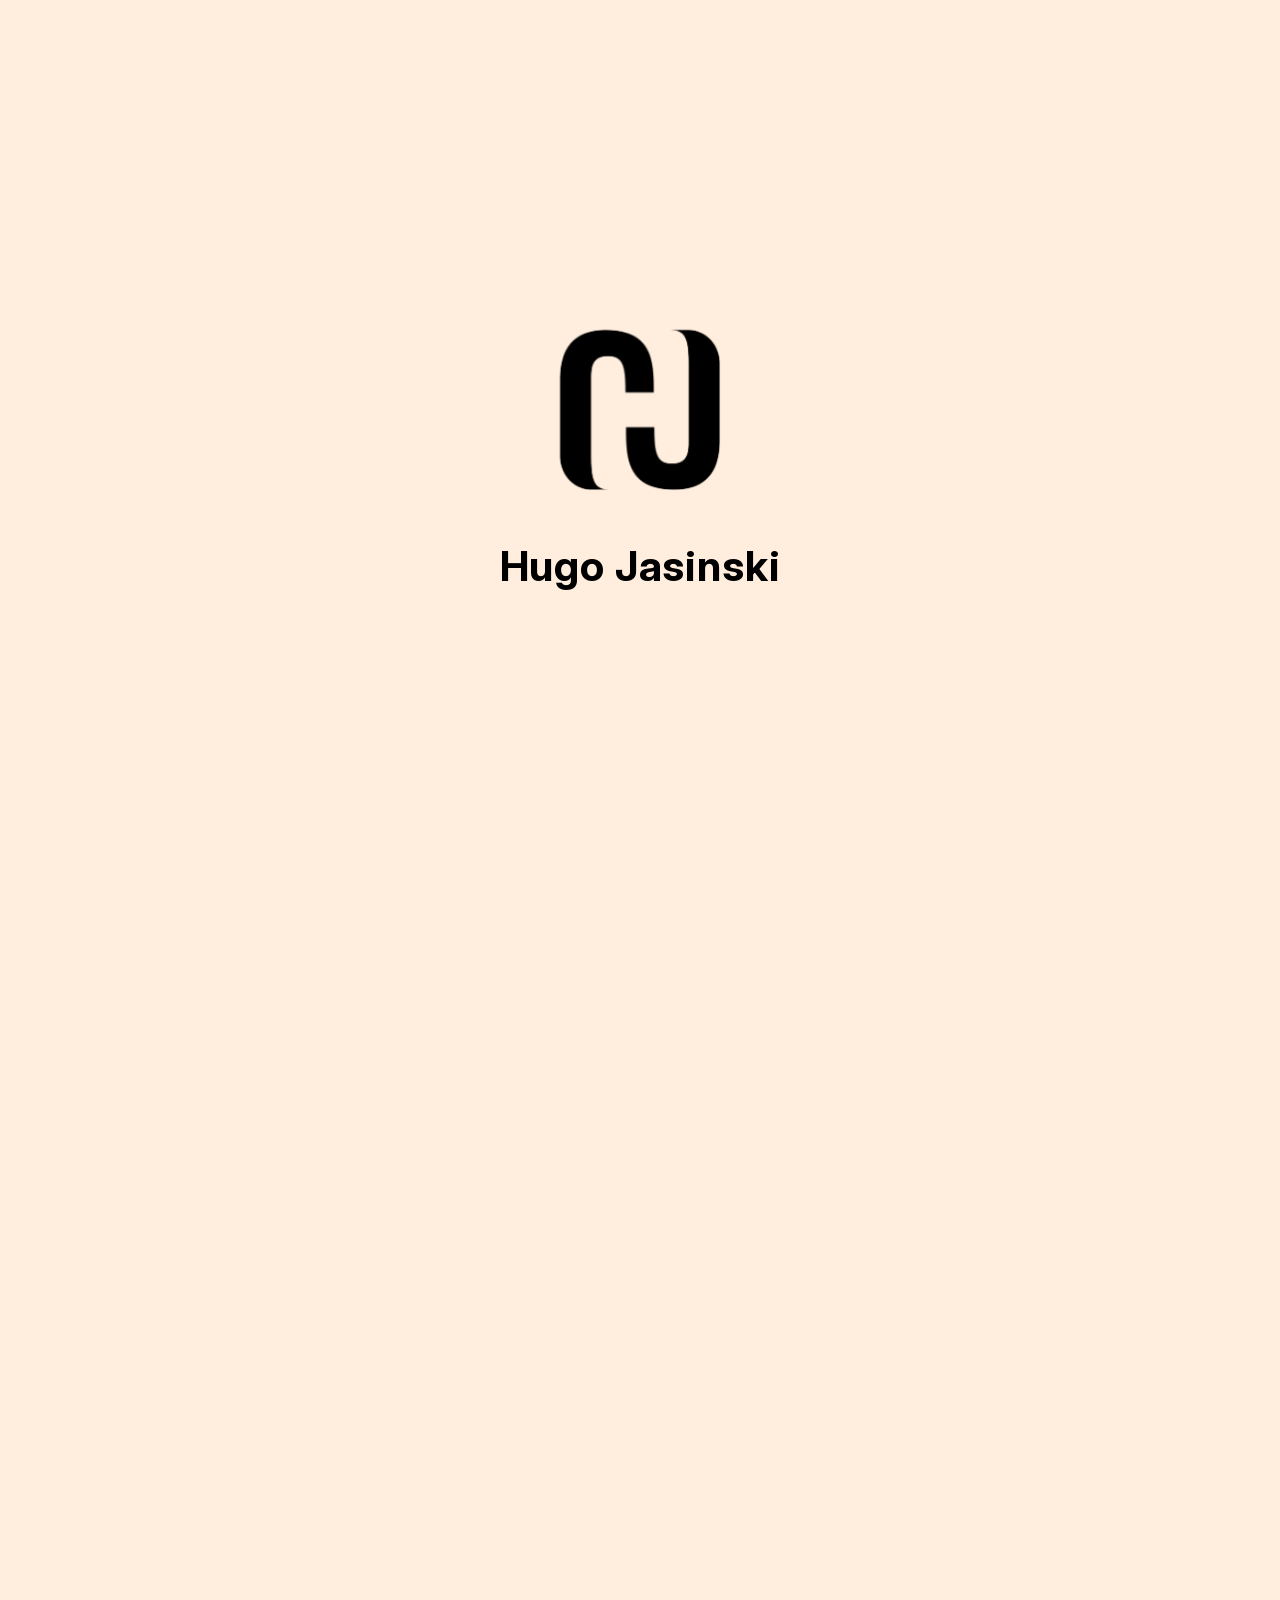
<file: index.html>
<!DOCTYPE html>
<html lang="fr">

<head>
    <meta charset="UTF-8">
    <meta name="viewport" content="width=device-width, initial-scale=1.0">
    <script src="js/theme.js"></script>
    <script>
        (function () {
            "use strict";
            try {
                if (sessionStorage.getItem("introSeenDate") === new Date().toDateString()) {
                    return;
                }
                document.documentElement.classList.add("intro-active");
                if (typeof resolveDarkMode === "function" && resolveDarkMode()) {
                    document.documentElement.classList.add("theme-dark-pending");
                }
            } catch (e) {
                document.documentElement.style.colorScheme = "light only";
            }
        })();
    </script>
    <style id="intro-critical">
        html.intro-active body { overflow: hidden; }
        html.intro-active body > :not(#intro-overlay) { visibility: hidden; }
        html.intro-active.theme-dark-pending body { background: #0b0f14; color: #f5f7ff; }
        html.intro-active:not(.theme-dark-pending) body { background: #ffeede; color: #000; }
    </style>

    <!-- FAVICON -->
    <link rel="icon" type="image/png" href="assets/logo-light.png">
    <link rel="shortcut icon" type="image/png" href="assets/logo-light.png">

    <!-- Apple (iPhone / Safari) -->
    <link rel="apple-touch-icon" href="assets/logo-light.png">

    <title>Hugo Jasinski</title>
    <link rel="stylesheet" href="css/style.css">
</head>

<body>

    <script>
        if (typeof applyThemeClass === "function") applyThemeClass();
    </script>
    <script src="js/intro.js"></script>

    <div id="header"></div> <!-- Appel du header -->

    <!-- Contenu de la page -->

    <main class="container home-main">
        <!-- HERO -->
        <section class="hero">
            <div class="hero-content">
                <div class="hero-text">
                    <h1 class="hero-title">
                        <span class="hero-title-line">Hugo</span>
                        <span class="hero-title-line">Jasinski</span>
                    </h1>
                    <p class="hero-lede">Actuellement étudiant en Écriture Multimédia à la HEPL, je cherche à me spécialiser dans le montage vidéo tout en restant polyvalent dans la création visuelle.</p>
                </div>
            </div>
        </section>

        <!-- ABOUT ACCORDEON -->
        <div class="about-card expandable open" id="aboutCard">
            <div class="accordion-header">
                <div class="accordion-header-top">
                    <h2>Mes compétences</h2>
                    <button type="button" class="accordion-toggle" aria-label="Ouvrir ou fermer la section"></button>
                </div>
                <p class="accordion-subtitle home-skills-intro">Découvrez ici mes compétences</p>
            </div>

            <div class="cta-hidden">
                <div class="skills-grid">

                    <div class="skill-item">
                        <div class="skill-title">
                            <img src="assets/icons/videoB.png" class="icon-light" alt="Montage vidéo">
                            <img src="assets/icons/videoW.png" class="icon-dark" alt="Montage vidéo">
                            <h3>Montage vidéo</h3>
                        </div>
                        <p>Adobe Premiere Pro, DaVinci Resolve</p>
                    </div>

                    <div class="skill-item">
                        <div class="skill-title">
                            <img src="assets/icons/designB.png" class="icon-light" alt="Design visuel">
                            <img src="assets/icons/designW.png" class="icon-dark" alt="Design visuel">
                            <h3>Design visuel</h3>
                        </div>
                        <p>Adobe Illustrator, Adobe Photoshop, Canva</p>
                    </div>

                    <div class="skill-item">
                        <div class="skill-title">
                            <img src="assets/icons/codeB.png" class="icon-light" alt="Web">
                            <img src="assets/icons/codeW.png" class="icon-dark" alt="Web">
                            <h3>Développement Web</h3>
                        </div>
                        <p>HTML, CSS, JavaScript, PHP, SQL (bases)</p>
                    </div>

                    <div class="skill-item">
                        <div class="skill-title">
                            <img src="assets/icons/UX-B.png" class="icon-light" alt="Wireframing">
                            <img src="assets/icons/UX-W.png" class="icon-dark" alt="Wireframing">
                            <h3>Wireframing</h3>
                        </div>
                        <p>Figma</p>
                    </div>

                </div>
                <a href="about.html" class="about-cta-btn">
                    <span>Découvrez mon profil complet</span>
                </a>
            </div>
        </div>

        <!-- PROJECTS PREVIEW -->
        <div class="section-header">
            <h2>Mes créations</h2>
            <a href="projects.html" class="btn-link">Voir plus</a>
        </div>

        <div class="home-projects-preview" id="homeProjectsPreview" aria-live="polite">
            <!-- contenu injecté par js/script.js à partir de projects-data.js -->
        </div>

        <!-- CONTACT CTA -->
        <section class="cta full-width">
            <div class="cta-card contact-card" onclick="location.href='contact.html'" role="link" tabindex="0"
                onkeydown="if(event.key==='Enter'||event.key===' '){event.preventDefault();location.href='contact.html';}">
                <div class="contact-card-inner">
                    <div class="contact-card-text">
                        <h2>Contact</h2>
                        <p>Construisons quelque chose ensemble</p>
                    </div>
                    <span class="contact-card-arrow" aria-hidden="true">
                        <svg xmlns="http://www.w3.org/2000/svg" width="32" height="32" viewBox="0 0 24 24"
                            fill="none" stroke="currentColor" stroke-width="2.25" stroke-linecap="round"
                            stroke-linejoin="round">
                            <path d="M5 12h14" />
                            <path d="m13 6 6 6-6 6" />
                        </svg>
                    </span>
                </div>
            </div>
        </section>

    </main>

    <div id="footer"></div>

    <div id="project-modal" class="project-modal">
        <div class="modal-overlay">
            <div class="modal-content">
                <div class="modal-body-scroll">
                    <div class="modal-body"></div>
                </div>
                <button type="button" class="modal-close" aria-label="Fermer">✕</button>
            </div>
        </div>
    </div>

    <script src="js/projects-data.js"></script>
    <script src="js/projects.js"></script>
    <script src="js/script.js"></script>
</body>

</html>
</file>
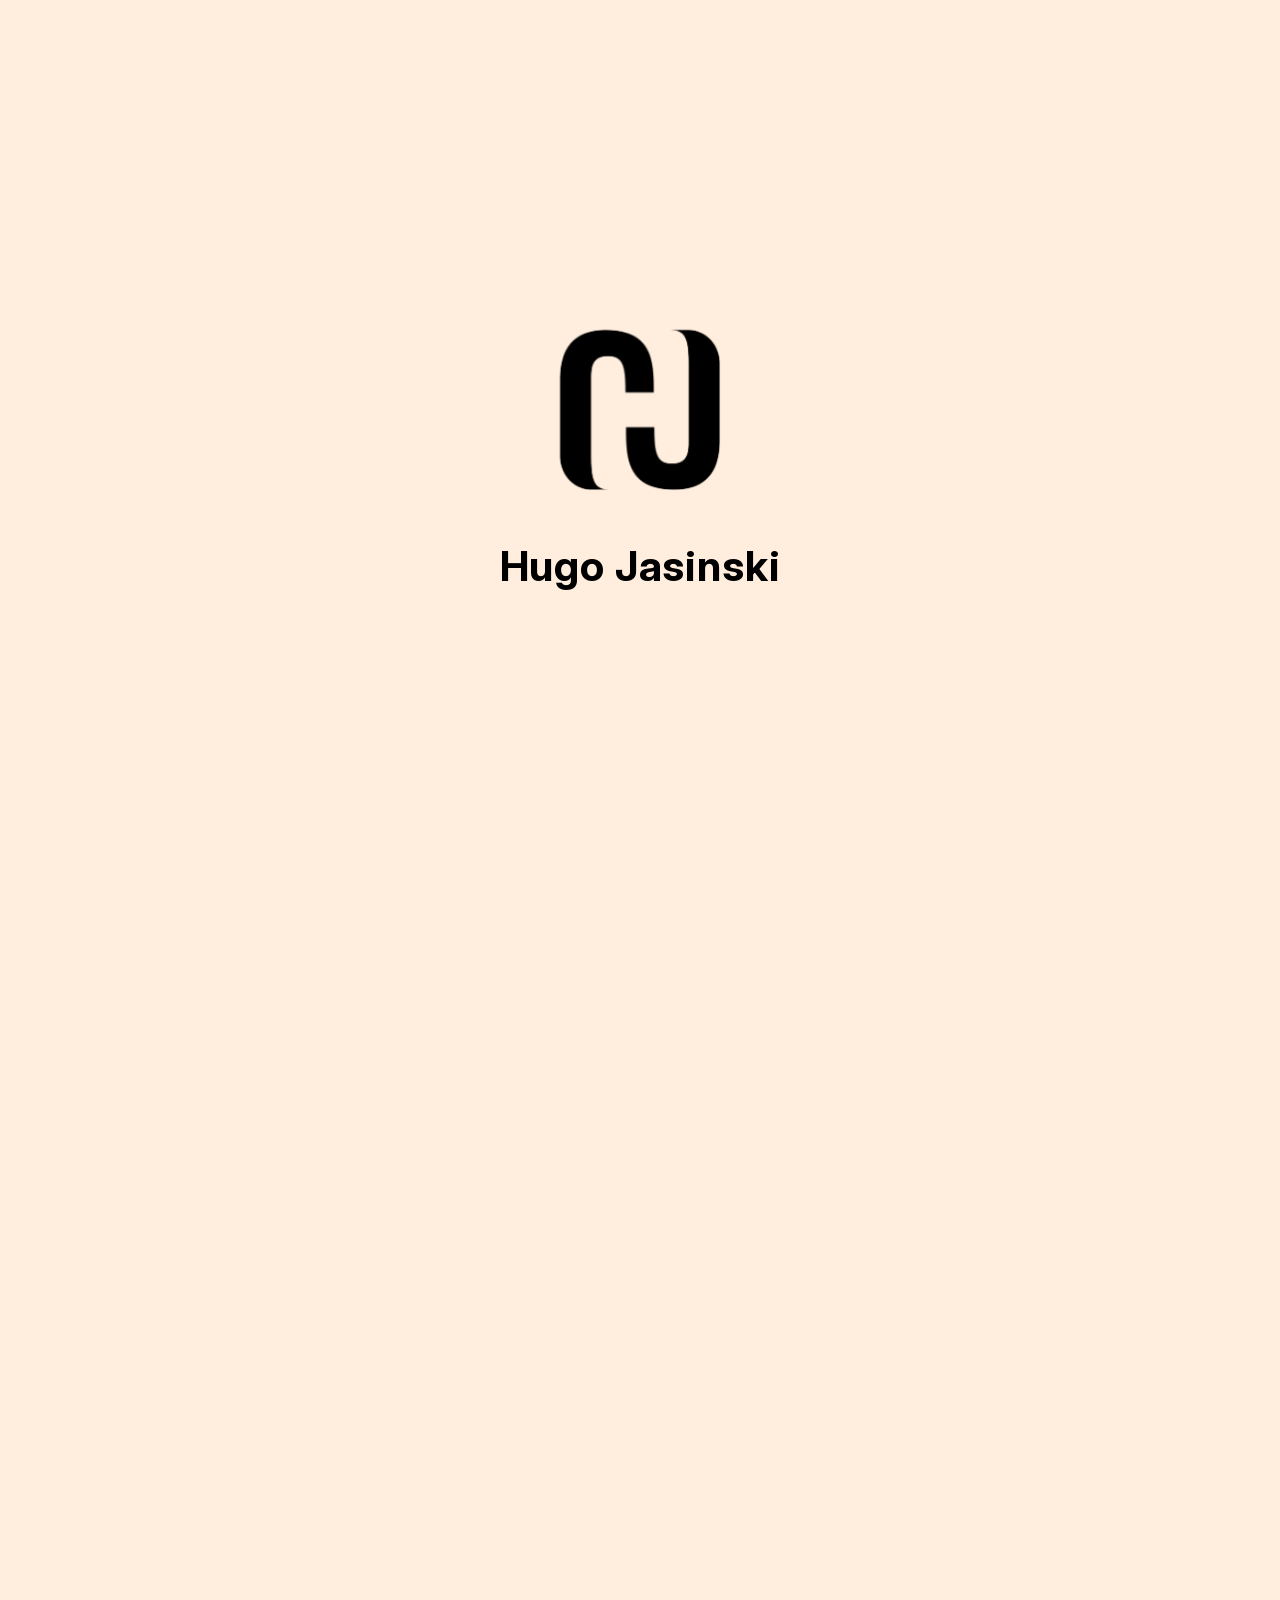
<file: about.html>
<!DOCTYPE html>
<html lang="fr">

<head>
    <meta charset="UTF-8">
    <meta name="viewport" content="width=device-width, initial-scale=1.0">
    <script src="js/theme.js"></script>
    <script>
        (function () {
            "use strict";
            try {
                if (sessionStorage.getItem("introSeenDate") === new Date().toDateString()) {
                    return;
                }
                document.documentElement.classList.add("intro-active");
                if (typeof resolveDarkMode === "function" && resolveDarkMode()) {
                    document.documentElement.classList.add("theme-dark-pending");
                }
            } catch (e) {
                document.documentElement.style.colorScheme = "light only";
            }
        })();
    </script>
    <style id="intro-critical">
        html.intro-active body { overflow: hidden; }
        html.intro-active body > :not(#intro-overlay) { visibility: hidden; }
        html.intro-active.theme-dark-pending body { background: #0b0f14; color: #f5f7ff; }
        html.intro-active:not(.theme-dark-pending) body { background: #ffeede; color: #000; }
    </style>

    <!-- FAVICON -->
    <link rel="icon" type="image/png" href="assets/logo-light.png">
    <link rel="shortcut icon" type="image/png" href="assets/logo-light.png">

    <!-- Apple (iPhone / Safari) -->
    <link rel="apple-touch-icon" href="assets/logo-light.png">

    <title>À propos - Hugo Jasinski</title>
    <link rel="stylesheet" href="css/style.css">
</head>

<body>

    <script>
        if (typeof applyThemeClass === "function") applyThemeClass();
    </script>
    <script src="js/intro.js"></script>

    <div id="header"></div> <!-- Appel du header -->

    <!-- Contenu de la page -->
    <main class="container">

        <!-- EN-TÊTE DE LA PAGE -->
        <div class="page-header"
            style="margin-bottom: 40px; margin-top: 60px; display: flex; justify-content: space-between; align-items: center; flex-wrap: wrap; gap: 20px;">
            <div>
                <h1 style="margin: 0; margin-bottom: 10px;">À propos</h1>
                <p style="margin: 0; font-size: 1.1rem; opacity: 0.8;">Présentation de mon profil, de mes compétences et de mon approche dans la création de contenus visuels et digitaux.</p>
            </div>
            <a href="assets/CV-web.pdf" class="cv-btn" download="cv-hugo-jasinski">Télécharger mon CV</a>
        </div>

        <!-- PROFIL -->
        <div class="section-header" style="margin-top: 0;">
            <h2>Profil</h2>
        </div>

        <div class="about-card">
            <div class="profile-grid">
                <div class="profile-item">
                    <span>Nom</span>
                    <strong>Hugo Jasinski</strong>
                </div>
                <div class="profile-item">
                    <span>Date de naissance</span>
                    <strong>9 mai 2005</strong>
                </div>
                <div class="profile-item">
                    <span>Email</span>
                    <strong><a href="mailto:hugo.jasinski@student.hepl.be"
                            style="text-decoration: none; color: inherit;">hugo.jasinski@student.hepl.be</a></strong>
                </div>
                <div class="profile-item">
                    <span>Permis</span>
                    <strong>Permis B</strong>
                </div>
                <div class="profile-item">
                    <span>Localisation</span>
                    <strong>Liège, Belgique</strong>
                </div>
            </div>
        </div>

        <!-- COMPÉTENCES -->
        <div class="section-header">
            <h2>Compétences</h2>
        </div>

        <div class="about-card">
            <div class="skills-grid">

                <div class="skill-item">
                    <div class="skill-title">
                        <img src="assets/icons/videoB.png" class="icon-light" alt="Montage vidéo">
                        <img src="assets/icons/videoW.png" class="icon-dark" alt="Montage vidéo">
                        <h3>Montage vidéo</h3>
                    </div>
                    <p>Adobe Premiere Pro, DaVinci Resolve</p>
                </div>

                <div class="skill-item">
                    <div class="skill-title">
                        <img src="assets/icons/designB.png" class="icon-light" alt="Design visuel">
                        <img src="assets/icons/designW.png" class="icon-dark" alt="Design visuel">
                        <h3>Design visuel</h3>
                    </div>
                    <p>Adobe Illustrator, Adobe Photoshop, Canva</p>
                </div>

                <div class="skill-item">
                    <div class="skill-title">
                        <img src="assets/icons/codeB.png" class="icon-light" alt="Web">
                        <img src="assets/icons/codeW.png" class="icon-dark" alt="Web">
                        <h3>Développement Web</h3>
                    </div>
                    <p>HTML, CSS, JavaScript, PHP, SQL (bases)</p>
                </div>

                <div class="skill-item">
                    <div class="skill-title">
                        <img src="assets/icons/UX-B.png" class="icon-light" alt="Wireframing">
                        <img src="assets/icons/UX-W.png" class="icon-dark" alt="Wireframing">
                        <h3>Wireframing</h3>
                    </div>
                    <p>Figma</p>
                </div>

            </div>
        </div>

        <!-- LANGUES -->
        <div class="section-header">
            <h2>Langues</h2>
        </div>

        <div class="about-card">
            <div class="skills-grid languages-grid">
                <div class="skill-item text-center">
                    <h3>Français</h3>
                    <p>Langue maternelle</p>
                </div>
                <div class="skill-item text-center">
                    <h3>Anglais</h3>
                    <p>Niveau scolaire</p>
                </div>
            </div>
        </div>

        <!-- EXPÉRIENCE PROFESSIONNELLE -->
        <div class="section-header">
            <h2>Expérience professionnelle</h2>
        </div>

        <div class="about-card">
            <div class="timeline">

                <div class="timeline-item">
                    <div class="timeline-date">Février — Mars 2026</div>
                    <a href="https://adab.be/" target="_blank" rel="noopener noreferrer" class="timeline-content">
                        <h3>Stagiaire en communication et montage vidéo</h3>
                        <p>ADAB – Association Dentaire Académique Belge</p>
                    </a>
                </div>

                <div class="timeline-item">
                    <div class="timeline-date">2025 — Présent</div>
                    <div class="timeline-content">
                        <h3>Serveur en salle</h3>
                        <p>Centre de vacances Jules Hiernaux à Coxyde</p>
                    </div>
                </div>

                <div class="timeline-item">
                    <div class="timeline-date">2022 — Présent</div>
                    <div class="timeline-content">
                        <h3>Magasinier</h3>
                        <p>Mr. Bricolage Nandrin</p>
                    </div>
                </div>

            </div>
        </div>

        <!-- FORMATION -->
        <div class="section-header">
            <h2>Formation</h2>
        </div>

        <div class="about-card">
            <div class="timeline">

                <div class="timeline-item">
                    <div class="timeline-date">2024 — Présent</div>
                    <a href="https://www.hepl.be/fr/ecriture-multimedia" target="_blank" rel="noopener noreferrer"
                        class="timeline-content highlight-border">
                        <h3>Bachelier en Écriture Multimédia</h3>
                        <p>Haute Ecole de la Province de Liège - Actuellement en 3e année</p>
                    </a>
                </div>

                <div class="timeline-item">
                    <div class="timeline-date">2023 — 2024</div>
                    <div class="timeline-content">
                        <h3>Bachelier Éducateur spécialisé en accompagnement psycho-éducatif</h3>
                        <p>Haute Ecole de la Province de Liège</p>
                    </div>
                </div>

                <div class="timeline-item">
                    <div class="timeline-date">2017 — 2023</div>
                    <div class="timeline-content">
                        <h3>Études secondaires générales</h3>
                        <p>Athénée Royal Air Pur, Seraing</p>
                    </div>
                </div>

            </div>
        </div>

    </main>

    <div id="footer"></div>

    <script src="js/script.js"></script>
</body>

</html>
</file>
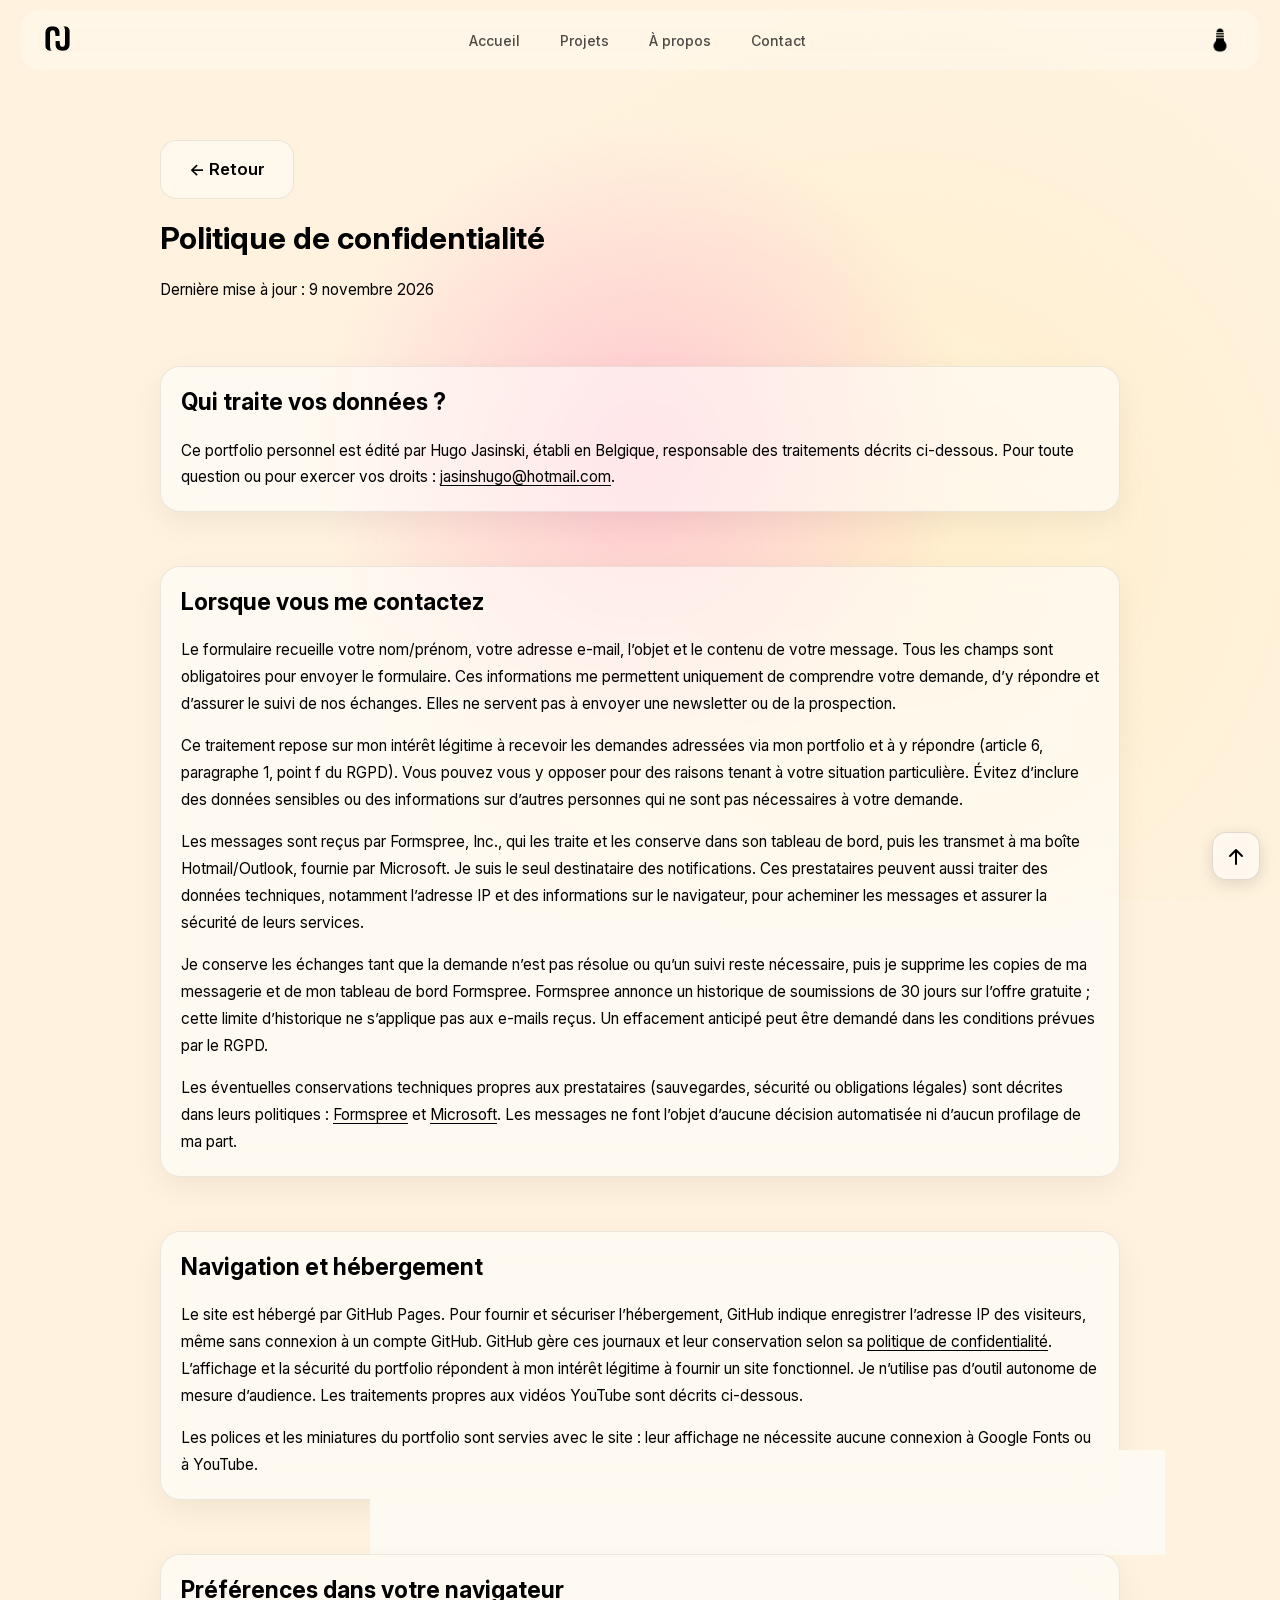
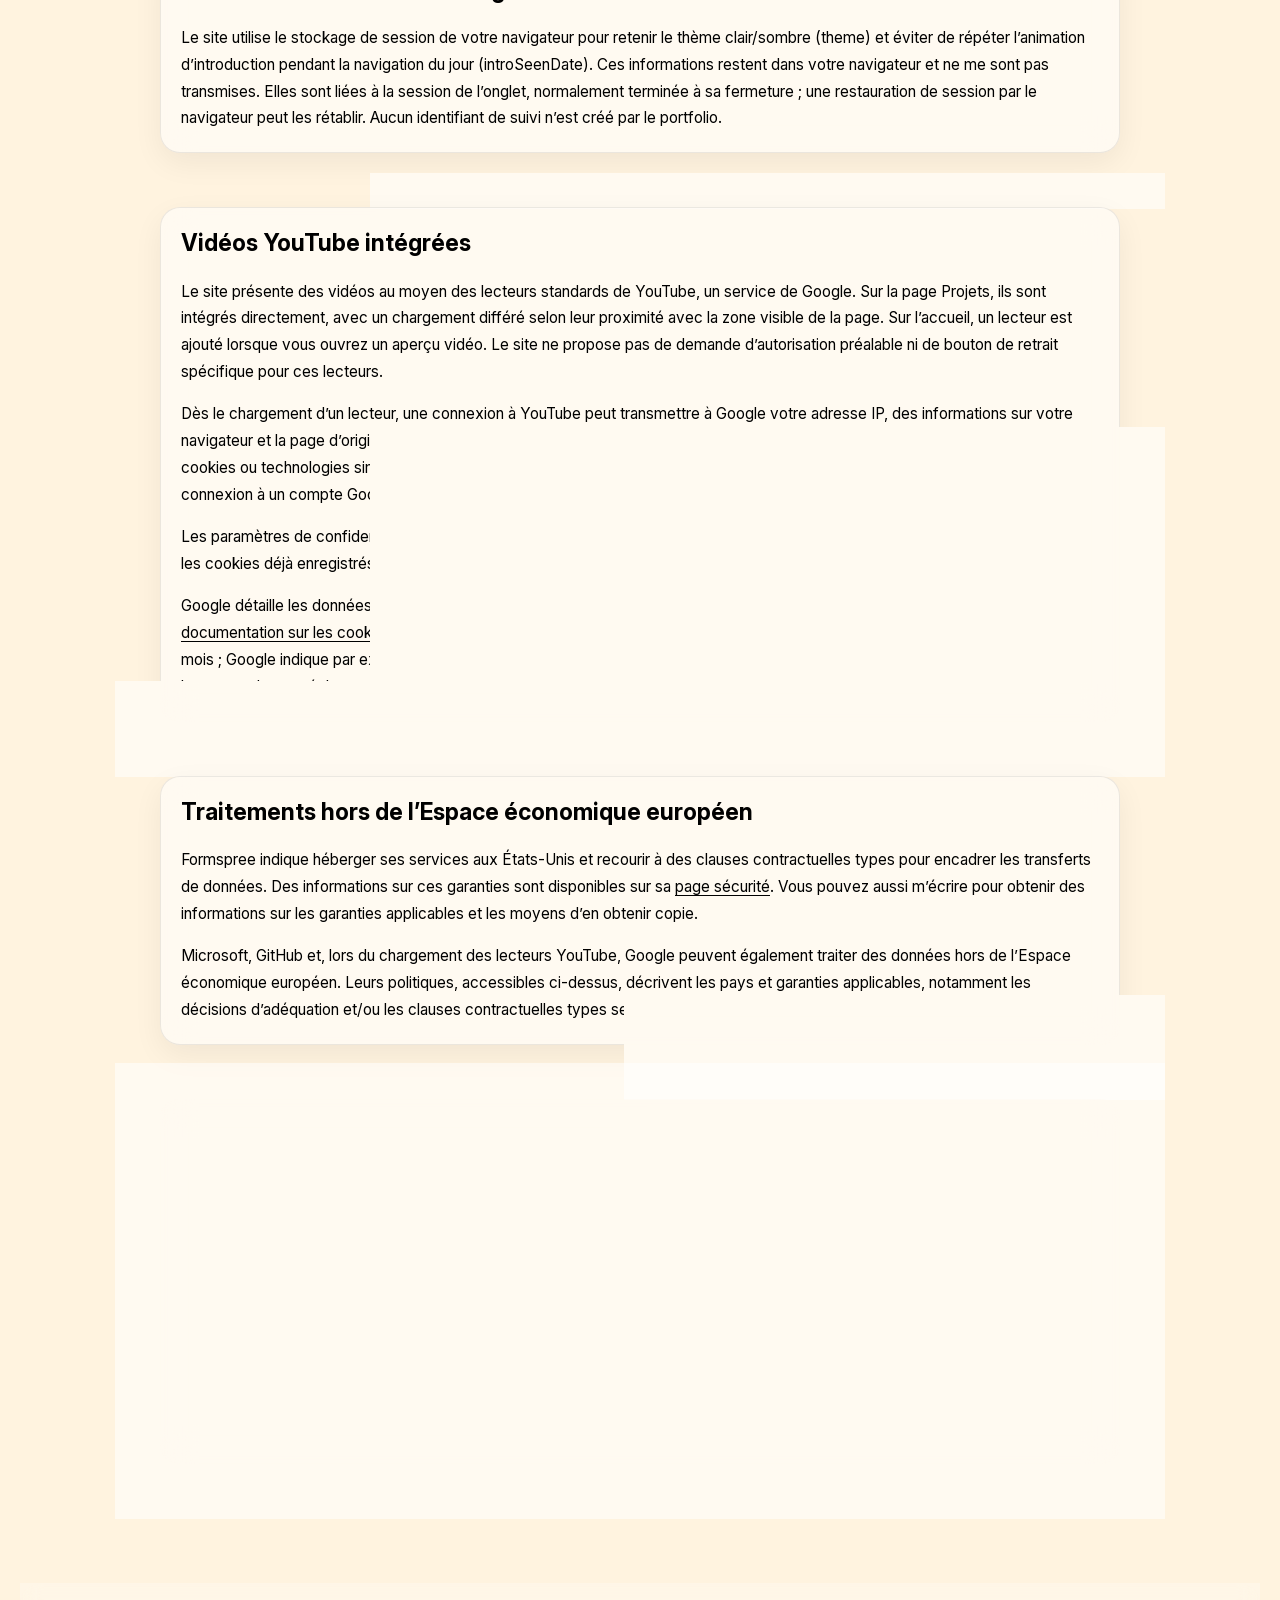
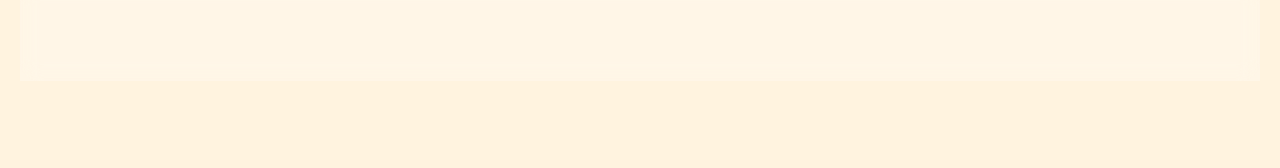
<file: confidentialite.html>
<!DOCTYPE html>
<html lang="fr" class="privacy-document">
<head>
    <meta charset="UTF-8">
    <meta name="viewport" content="width=device-width, initial-scale=1.0">
    <meta name="description" content="Utilisation des données du formulaire de contact, confidentialité et vidéos YouTube du portfolio de Hugo Jasinski.">
    <title>Confidentialité - Hugo Jasinski</title>
    <link rel="icon" type="image/png" href="assets/logo-light.png">
    <link rel="stylesheet" href="css/style.css">
    <script src="js/theme.js"></script>
</head>
<body id="haut-de-page">
    <script>if (typeof applyThemeClass === "function") applyThemeClass();</script>
    <div id="header"></div>

    <main class="container privacy-page">
        <div class="page-header">
            <a href="contact.html" class="cv-btn" style="text-decoration: none;">
                <span aria-hidden="true">←&nbsp;</span>Retour
            </a>
            <h1>Politique de confidentialité</h1>
            <p>Dernière mise à jour : <time datetime="2026-11-09">9 novembre 2026</time></p>
        </div>

        <section class="about-card" aria-labelledby="responsable">
            <h2 id="responsable">Qui traite vos données ?</h2>
            <p>Ce portfolio personnel est édité par Hugo Jasinski, établi en Belgique, responsable des
                traitements décrits ci-dessous. Pour toute question ou pour exercer vos droits :
                <a href="mailto:jasinshugo@hotmail.com">jasinshugo@hotmail.com</a>.</p>
        </section>

        <section class="about-card" aria-labelledby="contact">
            <h2 id="contact">Lorsque vous me contactez</h2>
            <p>Le formulaire recueille votre nom/prénom, votre adresse e-mail, l’objet et le contenu de votre
                message. Tous les champs sont obligatoires pour envoyer le formulaire. Ces informations me
                permettent uniquement de comprendre votre demande, d’y répondre et d’assurer le suivi de
                nos échanges. Elles ne servent pas à envoyer une newsletter ou de la prospection.</p>
            <p>Ce traitement repose sur mon intérêt légitime à recevoir les demandes adressées via mon portfolio
                et à y répondre (article 6, paragraphe 1, point f du RGPD). Vous pouvez vous y opposer pour
                des raisons tenant à votre situation particulière. Évitez d’inclure des données sensibles
                ou des informations sur d’autres personnes qui ne sont pas nécessaires à votre demande.</p>
            <p>Les messages sont reçus par Formspree, Inc., qui les traite et les conserve dans son tableau de
                bord, puis les transmet à ma boîte Hotmail/Outlook, fournie par Microsoft. Je suis le seul
                destinataire des notifications. Ces prestataires peuvent aussi traiter des données techniques,
                notamment l’adresse IP et des informations sur le navigateur, pour acheminer les messages
                et assurer la sécurité de leurs services.</p>
            <p>Je conserve les échanges tant que la demande n’est pas résolue ou qu’un suivi reste nécessaire,
                puis je supprime les copies de ma messagerie et de mon tableau de bord Formspree.
                Formspree annonce un historique de soumissions de 30 jours sur l’offre gratuite ; cette
                limite d’historique ne s’applique pas aux e-mails reçus. Un effacement anticipé peut être
                demandé dans les conditions prévues par le RGPD.</p>
            <p>Les éventuelles conservations techniques propres aux prestataires (sauvegardes, sécurité
                ou obligations légales) sont décrites dans leurs politiques :
                <a href="https://formspree.io/legal/privacy-policy/" rel="noreferrer">Formspree</a> et
                <a href="https://www.microsoft.com/fr-fr/privacy/privacystatement" rel="noreferrer">Microsoft</a>.
                Les messages ne font l’objet d’aucune décision automatisée ni d’aucun profilage de ma part.</p>
        </section>

        <section class="about-card" aria-labelledby="navigation">
            <h2 id="navigation">Navigation et hébergement</h2>
            <p>Le site est hébergé par GitHub Pages. Pour fournir et sécuriser l’hébergement, GitHub indique
                enregistrer l’adresse IP des visiteurs, même sans connexion à un compte GitHub. GitHub
                gère ces journaux et leur conservation selon sa
                <a href="https://docs.github.com/en/site-policy/privacy-policies/github-general-privacy-statement" rel="noreferrer">politique de confidentialité</a>.
                L’affichage et la sécurité du portfolio répondent à mon intérêt légitime à fournir un site
                fonctionnel. Je n’utilise pas d’outil autonome de mesure d’audience. Les traitements
                propres aux vidéos YouTube sont décrits ci-dessous.</p>
            <p>Les polices et les miniatures du portfolio sont servies avec le site : leur affichage ne
                nécessite aucune connexion à Google Fonts ou à YouTube.</p>
        </section>

        <section class="about-card" aria-labelledby="stockage">
            <h2 id="stockage">Préférences dans votre navigateur</h2>
            <p>Le site utilise le stockage de session de votre navigateur pour retenir le thème clair/sombre
                (<code>theme</code>) et éviter de répéter l’animation d’introduction pendant la navigation
                du jour (<code>introSeenDate</code>). Ces informations restent dans votre navigateur et ne
                me sont pas transmises. Elles sont liées à la session de l’onglet, normalement terminée
                à sa fermeture ; une restauration de session par le navigateur peut les rétablir.
                Aucun identifiant de suivi n’est créé par le portfolio.</p>
        </section>

        <section class="about-card" aria-labelledby="videos">
            <h2 id="videos">Vidéos YouTube intégrées</h2>
            <p>Le site présente des vidéos au moyen des lecteurs standards de YouTube, un service de Google.
                Sur la page Projets, ils sont intégrés directement, avec un chargement différé selon
                leur proximité avec la zone visible de la page. Sur l’accueil, un lecteur est ajouté
                lorsque vous ouvrez un aperçu vidéo. Le site ne propose pas de demande d’autorisation
                préalable ni de bouton de retrait spécifique pour ces lecteurs.</p>
            <p>Dès le chargement d’un lecteur, une connexion à YouTube peut transmettre à Google votre
                adresse IP, des informations sur votre navigateur et la page d’origine, même sans lancer
                la lecture. Google peut également traiter votre activité de lecture et utiliser des
                cookies ou technologies similaires pour le fonctionnement, la sécurité, les statistiques
                et la publicité. Selon vos réglages et votre connexion à un compte Google, ces informations
                peuvent être associées à votre compte.</p>
            <p>Les paramètres de confidentialité de Google et de votre navigateur permettent de contrôler
                certains de ces traitements et d’effacer les cookies déjà enregistrés. Ils ne constituent
                pas un mécanisme de consentement préalable fourni par ce portfolio.</p>
            <p>Google détaille les données traitées, les destinataires, les durées et vos moyens de contrôle
                dans ses <a href="https://policies.google.com/privacy?hl=fr" rel="noreferrer">règles de confidentialité</a>
                et sa <a href="https://policies.google.com/technologies/cookies?hl=fr" rel="noreferrer">documentation sur les cookies</a>.
                Selon le cookie et votre utilisation des services Google, les durées vont de la session
                à plusieurs mois ; Google indique par exemple six mois pour <code>__Secure-YNID</code>
                et treize mois pour <code>__Secure-YENID</code>. Leur présence dépend du lecteur et
                de vos réglages ; le portfolio ne fixe pas ces durées.</p>
        </section>

        <section class="about-card" aria-labelledby="transferts">
            <h2 id="transferts">Traitements hors de l’Espace économique européen</h2>
            <p>Formspree indique héberger ses services aux États-Unis et recourir à des clauses contractuelles
                types pour encadrer les transferts de données. Des informations sur ces garanties sont
                disponibles sur sa <a href="https://formspree.io/security/" rel="noreferrer">page sécurité</a>.
                Vous pouvez aussi m’écrire pour obtenir des informations sur les garanties applicables
                et les moyens d’en obtenir copie.</p>
            <p>Microsoft, GitHub et, lors du chargement des lecteurs YouTube, Google peuvent également traiter des données
                hors de l’Espace économique européen. Leurs politiques, accessibles ci-dessus, décrivent
                les pays et garanties applicables, notamment les décisions d’adéquation et/ou les clauses
                contractuelles types selon le transfert concerné.</p>
        </section>

        <section class="about-card" aria-labelledby="droits">
            <h2 id="droits">Vos droits et comment les exercer</h2>
            <p>Dans les conditions prévues par le RGPD, vous disposez des droits d’accès, de rectification,
                d’effacement, de limitation et d’opposition, ainsi que du droit à la portabilité lorsqu’il
                est applicable.</p>
            <p>Pour les données de vos échanges, écrivez à
                <a href="mailto:jasinshugo@hotmail.com">jasinshugo@hotmail.com</a> en précisant votre demande.
                Je répondrai dans les meilleurs délais et, en principe, dans un délai d’un mois à compter
                de sa réception. Si la complexité ou le nombre des demandes justifie une prolongation
                pouvant aller jusqu’à deux mois supplémentaires, je vous en informerai dans le premier mois,
                avec les motifs. Une vérification d’identité proportionnée pourra être demandée en cas de
                doute raisonnable. L’effacement peut être limité lorsqu’une obligation légale ou la défense
                de droits en justice impose de conserver certaines données.</p>
            <p>Vous pouvez introduire une réclamation auprès de l’
                <a href="https://www.autoriteprotectiondonnees.be/citoyen/agir/introduire-une-plainte" rel="noreferrer">Autorité de protection des données belge</a>,
                ou de l’autorité de contrôle de votre résidence habituelle, de votre lieu de travail
                ou du lieu de l’infraction présumée.</p>
        </section>
    </main>
    <div id="footer"></div>
    <a href="#haut-de-page" class="back-to-top" aria-label="Revenir en haut de page"
        title="Revenir en haut de page">
        <svg width="24" height="24" viewBox="0 0 24 24" fill="none" stroke="currentColor"
            stroke-width="2" stroke-linecap="round" stroke-linejoin="round" aria-hidden="true" focusable="false">
            <path d="m6 12 6-6 6 6M12 6v14"></path>
        </svg>
    </a>
    <script src="js/script.js"></script>
</body>
</html>
</file>
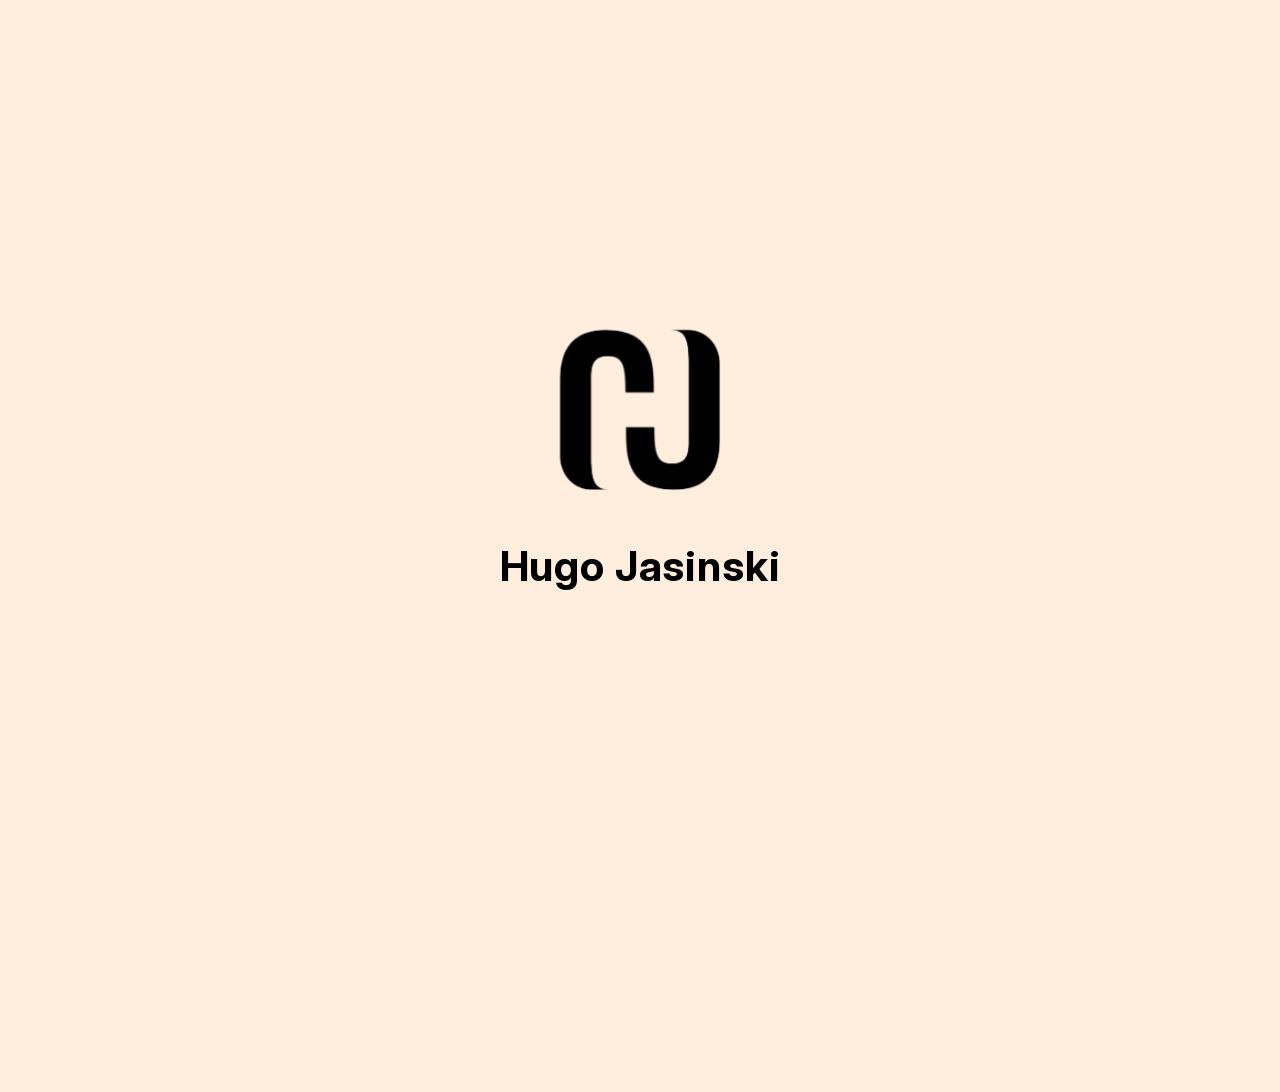
<file: contact.html>
<!DOCTYPE html>
<html lang="fr">

<head>
    <meta charset="UTF-8">
    <meta name="viewport" content="width=device-width, initial-scale=1.0">
    <script src="js/theme.js"></script>
    <script>
        (function () {
            "use strict";
            try {
                if (sessionStorage.getItem("introSeenDate") === new Date().toDateString()) {
                    return;
                }
                document.documentElement.classList.add("intro-active");
                if (typeof resolveDarkMode === "function" && resolveDarkMode()) {
                    document.documentElement.classList.add("theme-dark-pending");
                }
            } catch (e) {
                document.documentElement.style.colorScheme = "light only";
            }
        })();
    </script>
    <style id="intro-critical">
        html.intro-active body { overflow: hidden; }
        html.intro-active body > :not(#intro-overlay) { visibility: hidden; }
        html.intro-active.theme-dark-pending body { background: #0b0f14; color: #f5f7ff; }
        html.intro-active:not(.theme-dark-pending) body { background: #ffeede; color: #000; }
    </style>

    <!-- FAVICON -->
    <link rel="icon" type="image/png" href="assets/logo-light.png">
    <link rel="shortcut icon" type="image/png" href="assets/logo-light.png">

    <!-- Apple (iPhone / Safari) -->
    <link rel="apple-touch-icon" href="assets/logo-light.png">

    <title>Contact - Hugo Jasinski</title>
    <link rel="stylesheet" href="css/style.css">
</head>

<body>

    <script>
        if (typeof applyThemeClass === "function") applyThemeClass();
    </script>
    <script src="js/intro.js"></script>

    <div id="header"></div> <!-- Appel du header -->

    <main class="container">
        <div class="page-header" style="margin-bottom: 40px; margin-top: 60px;">
            <h1 style="margin: 0; margin-bottom: 10px;">Me contacter</h1>
            <p style="margin: 0; font-size: 1.1rem; opacity: 0.8;">N'hésitez pas à me contacter pour toute demande ou
                collaboration.</p>
        </div>

        <div class="contact-grid">
            <!-- COORDONNÉES MOBILE FIRST -> EN HAUT SUR MOBILE -->
            <div class="info-section">
                <div class="about-card">
                    <div class="skills-grid" style="grid-template-columns: 1fr; margin-top: 0;">
                        <div class="skill-item">
                            <div class="skill-title">
                                <img src="assets/icons/emailB.png" class="icon-light" alt="Email">
                                <img src="assets/icons/emailW.png" class="icon-dark" alt="Email">
                                <h3>Email</h3>
                            </div>
                            <strong><a href="mailto:jasinshugo@student.hepl.be"
                                    style="text-decoration: none; color: inherit; font-size: 0.95rem;">jasinshugo@student.hepl.be</a></strong>
                        </div>

                        <a href="https://www.linkedin.com/in/hugo-jasinski-07a41638a/" target="_blank"
                            rel="noopener noreferrer" style="text-decoration: none; color: inherit; display: block;">
                            <div class="skill-item">
                                <div class="skill-title">
                                    <img src="assets/icons/LinkedInB.png" class="icon-light" alt="LinkedIn">
                                    <img src="assets/icons/LinkedInW.png" class="icon-dark" alt="LinkedIn">
                                    <h3>LinkedIn</h3>
                                </div>
                                <p style="word-break: break-all; font-weight: 600; margin: 0; font-size: 0.95rem;">Hugo
                                    Jasinski</p>
                            </div>
                        </a>
                    </div>
                </div>
            </div>

            <!-- FORMULAIRE -->
            <div class="form-section">
                <div class="about-card" id="form-card"
                    style="transition: background 0.3s ease, border 0.3s ease, transform 0.3s ease;">
                    <form id="contact-form" aria-describedby="contact-privacy" novalidate>
                        <div class="form-group">
                            <input type="text" id="name" name="name" aria-label="Nom / Prénom" autocomplete="name" placeholder="Nom / Prénom" required>
                        </div>
                        <div class="form-group">
                            <input type="email" id="email" name="email" aria-label="Email" autocomplete="email" placeholder="Email (obligatoire)" required>
                        </div>
                        <div class="form-group">
                            <select id="subject" name="subject" aria-label="Objet" required>
                                <option value="" disabled selected>Objet</option>
                                <option value="Collaboration">Collaboration</option>
                                <option value="Autre question">Autre question</option>
                            </select>
                        </div>
                        <div class="form-group">
                            <textarea id="message" name="message" aria-label="Votre message" placeholder="Votre message" rows="6"
                                required></textarea>
                        </div>
                        <p style="text-align: center; font-size: 0.85rem; opacity: 0.6; margin: 0 0 15px 0;">Je vous
                            répondrai dans les 48h ouvrables.</p>
                        <p id="contact-privacy" class="contact-privacy">
                            Tous les champs sont obligatoires. Hugo Jasinski utilise vos données uniquement
                            pour répondre à votre demande. Elles transitent par Formspree (États-Unis), puis sa
                            messagerie, et sont supprimées une fois la demande résolue et le suivi terminé.
                            Pour exercer vos droits, dont l’accès,
                            l’opposition et l’effacement : <a href="mailto:jasinshugo@hotmail.com">jasinshugo@hotmail.com</a>.
                            <a href="confidentialite.html#contact">Politique de confidentialité</a>.
                        </p>
                        <button type="submit" id="submit-btn" class="btn-submit">
                            <span id="btn-text">Envoyer le message</span>
                        </button>
                        <div id="form-message" class="form-message"></div>
                    </form>
                </div>
            </div>
        </div>
    </main>

    <div id="footer"></div>

    <script src="js/script.js"></script>
    <script>
        document.addEventListener("DOMContentLoaded", () => {
            const form = document.getElementById("contact-form");
            const formCard = document.getElementById("form-card");
            const formMessage = document.getElementById("form-message");
            const submitBtn = document.getElementById("submit-btn");
            const btnText = document.getElementById("btn-text");

            if (form) {
                form.addEventListener("submit", async (e) => {
                    e.preventDefault();

                    // Reset styles
                    formCard.classList.remove("success-state", "error-state");
                    formMessage.style.display = "none";
                    formMessage.className = "form-message";

                    const name = document.getElementById("name").value.trim();
                    const email = document.getElementById("email").value.trim();
                    const subject = document.getElementById("subject").value;
                    const message = document.getElementById("message").value.trim();

                    // Validation
                    if (!name || !email || !subject || !message) {
                        showError("Champs incomplets");
                        return;
                    }

                    const emailRegex = /^[^\s@]+@[^\s@]+\.[^\s@]+$/;
                    if (!emailRegex.test(email)) {
                        showError("Merci d’entrer une adresse email valide");
                        return;
                    }

                    // Loading state
                    const originalText = btnText.innerText;
                    btnText.innerText = "Envoi en cours...";
                    submitBtn.disabled = true;
                    submitBtn.style.opacity = "0.7";
                    submitBtn.style.cursor = "not-allowed";

                    try {
                        const response = await fetch("https://formspree.io/f/mrerydgy", {
                            method: "POST",
                            headers: {
                                "Accept": "application/json",
                                "Content-Type": "application/json"
                            },
                            body: JSON.stringify({ name, email, subject, message })
                        });

                        if (response.ok) {
                            // Success
                            formCard.classList.add("success-state");
                            formMessage.innerText = "Votre message a bien été envoyé !";
                            formMessage.classList.add("success-text");
                            formMessage.style.display = "block";
                            form.reset();
                        } else {
                            // Error from API
                            showError("Erreur lors de l’envoi, réessayez");
                        }
                    } catch (error) {
                        // Network error
                        showError("Erreur lors de l’envoi, réessayez");
                    } finally {
                        btnText.innerText = originalText;
                        submitBtn.disabled = false;
                        submitBtn.style.opacity = "1";
                        submitBtn.style.cursor = "pointer";
                    }
                });
            }

            function showError(msg) {
                formCard.classList.add("error-state");
                formMessage.innerText = msg;
                formMessage.classList.add("error-text");
                formMessage.style.display = "block";
            }
        });
    </script>
</body>

</html>
</file>
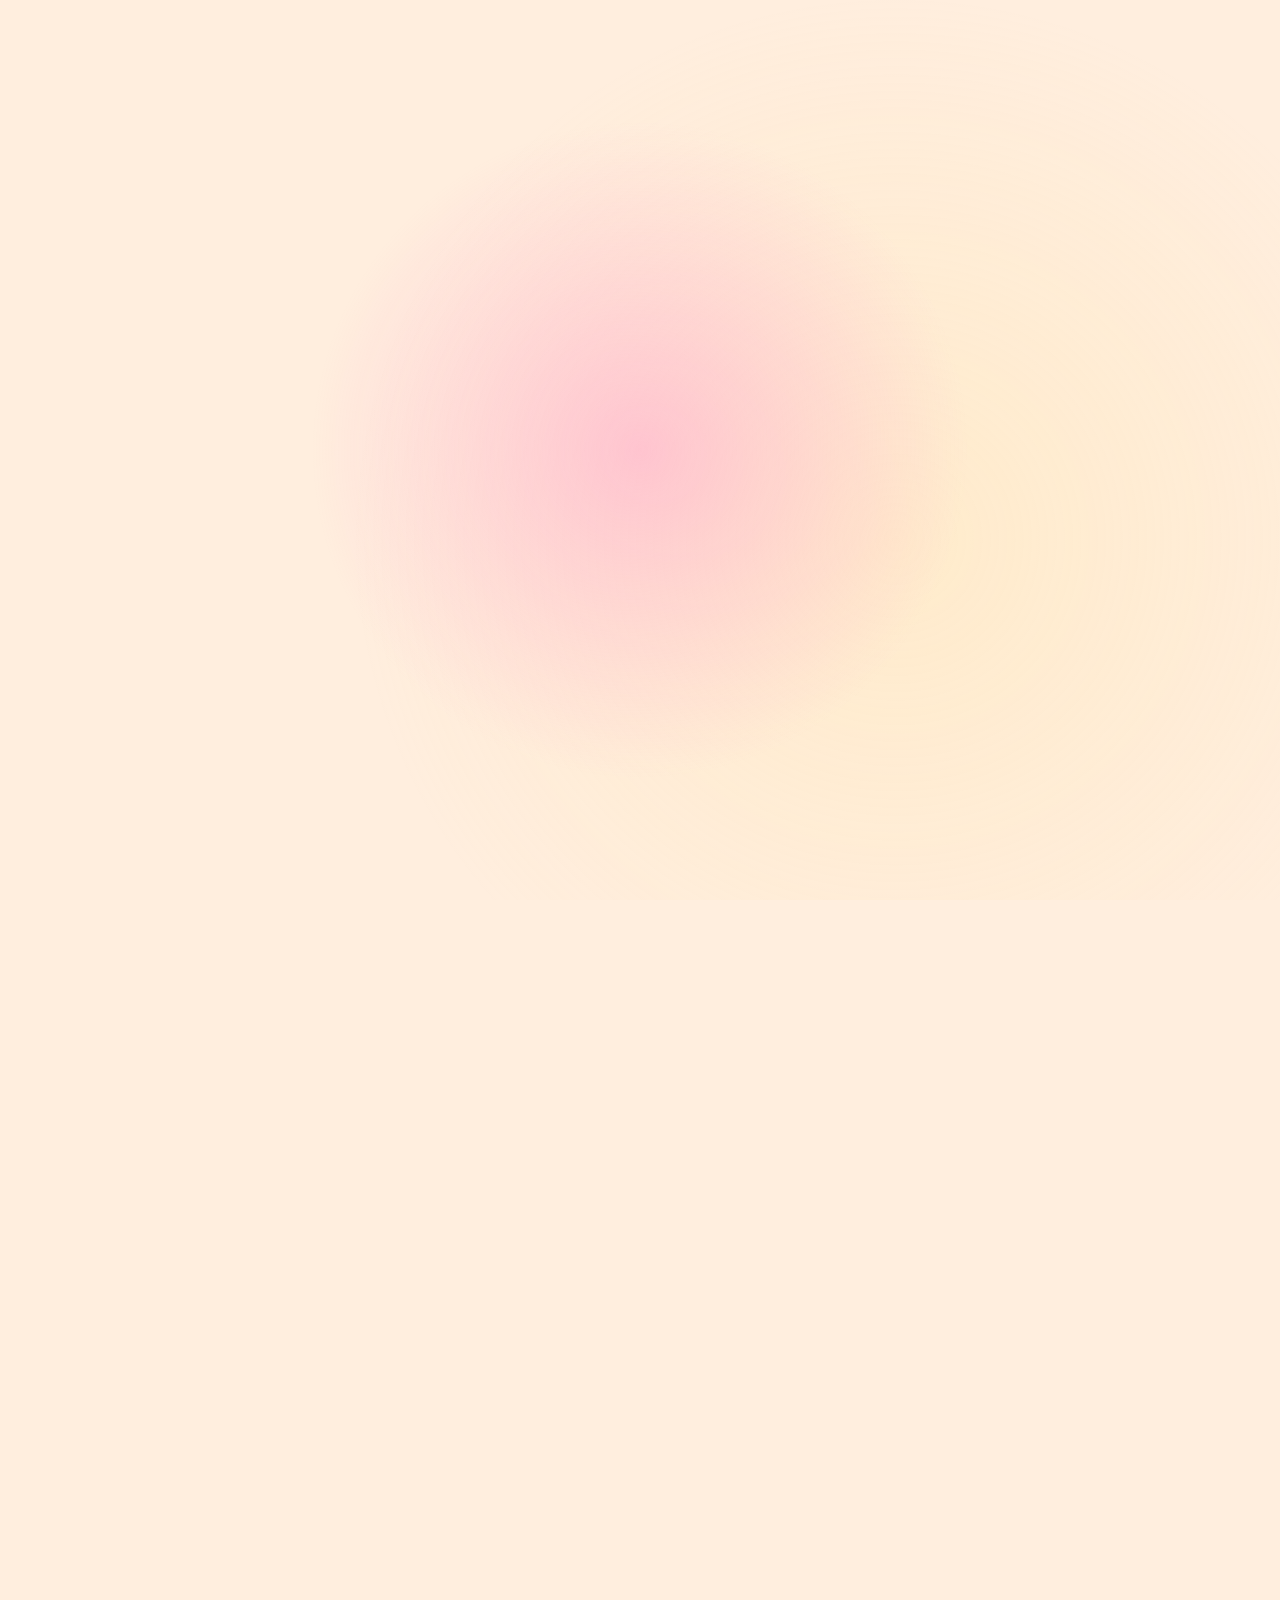
<file: projects.html>
<!DOCTYPE html>
<html lang="fr">

<head>
    <meta charset="UTF-8">
    <meta name="viewport" content="width=device-width, initial-scale=1.0">
    <script src="js/theme.js"></script>
    <script>
        (function () {
            "use strict";
            try {
                if (sessionStorage.getItem("introSeenDate") === new Date().toDateString()) {
                    return;
                }
                document.documentElement.classList.add("intro-active");
                if (typeof resolveDarkMode === "function" && resolveDarkMode()) {
                    document.documentElement.classList.add("theme-dark-pending");
                }
            } catch (e) {
                document.documentElement.style.colorScheme = "light only";
            }
        })();
    </script>
    <style id="intro-critical">
        html.intro-active body { overflow: hidden; }
        html.intro-active body > :not(#intro-overlay) { visibility: hidden; }
        html.intro-active.theme-dark-pending body { background: #0b0f14; color: #f5f7ff; }
        html.intro-active:not(.theme-dark-pending) body { background: #ffeede; color: #000; }
    </style>

    <!-- FAVICON -->
    <link rel="icon" type="image/png" href="assets/logo-light.png">
    <link rel="shortcut icon" type="image/png" href="assets/logo-light.png">

    <!-- Apple (iPhone / Safari) -->
    <link rel="apple-touch-icon" href="assets/logo-light.png">

    <title>Projets - Hugo Jasinski</title>
    <link rel="stylesheet" href="css/style.css">
</head>

<body>

    <script>
        if (typeof applyThemeClass === "function") applyThemeClass();
    </script>
    <script src="js/intro.js"></script>

    <div id="header"></div> <!-- Appel du header -->

    <!-- Contenu de la page -->

    <main class="container projects-page-content">

        <!-- HERO -->
        <div class="page-header" style="margin-bottom: 40px; margin-top: 60px;">
            <h1 style="margin: 0; margin-bottom: 10px;">Mes projets</h1>
            <p style="margin: 0; font-size: 1.1rem; opacity: 0.8;">Bienvenue au cœur de mon portfolio ! Vous
                retrouverez ici l'ensemble de mes créations.</p>
        </div>

        <!-- ===================== -->
        <!-- ACCORDÉON : MONTAGE VIDÉO -->
        <!-- ===================== -->
        <div class="about-card expandable open projects-accordion" id="accordionMontage">
            <div class="accordion-header">
                <div class="accordion-header-top">
                    <div class="skill-title">
                        <img src="assets/icons/videoB.png" class="icon-light" alt="Montage vidéo">
                        <img src="assets/icons/videoW.png" class="icon-dark" alt="Montage vidéo">
                        <h2 style="margin: 0;">Montage vidéo</h2>
                    </div>
                </div>
                <p class="accordion-subtitle">Voici quelques vidéos dont j’ai réalisé le montage. Certaines ont été produites dans le cadre de projets scolaires, d’autres lors de stages en milieu professionnel.</p>
            </div>
            <div class="cta-hidden">
                <div id="montage-content">
                    <!-- Contenu injecté par JS -->
                </div>
            </div>
        </div>

        <!-- ===================== -->
        <!-- ACCORDÉON : DESIGN VISUEL -->
        <!-- ===================== -->
        <div class="about-card expandable open projects-accordion" id="accordionDesign">
            <div class="accordion-header">
                <div class="accordion-header-top">
                    <div class="skill-title">
                        <img src="assets/icons/designB.png" class="icon-light" alt="Design visuel">
                        <img src="assets/icons/designW.png" class="icon-dark" alt="Design visuel">
                        <h2 style="margin: 0;">Design visuel</h2>
                    </div>
                </div>
                <p class="accordion-subtitle">Une sélection de créations graphiques mêlant visuels publicitaires, miniatures YouTube et projets réalisés dans un cadre scolaire.</p>
            </div>
            <div class="cta-hidden">
                <div id="design-content">
                    <!-- Contenu injecté par JS -->
                </div>
            </div>
        </div>

        <!-- ===================== -->
        <!-- ACCORDÉON : DÉVELOPPEMENT WEB -->
        <!-- ===================== -->
        <div class="about-card expandable open projects-accordion" id="accordionDev">
            <div class="accordion-header">
                <div class="accordion-header-top">
                    <div class="skill-title">
                        <img src="assets/icons/codeB.png" class="icon-light" alt="Développement web">
                        <img src="assets/icons/codeW.png" class="icon-dark" alt="Développement web">
                        <h2 style="margin: 0;">Développement web</h2>
                    </div>
                </div>
                <p class="accordion-subtitle">Des projets web où design et code se rencontrent pour créer des interfaces claires. Chaque réalisation met l’accent sur la structure, l’expérience utilisateur et la cohérence visuelle.</p>
            </div>
            <div class="cta-hidden">
                <div id="dev-content">
                    <!-- Contenu injecté par JS -->
                </div>
            </div>
        </div>

        <!-- ===================== -->
        <!-- ACCORDÉON : WIREFRAMING -->
        <!-- ===================== -->
        <div class="about-card expandable open projects-accordion" id="accordionWireframe">
            <div class="accordion-header">
                <div class="accordion-header-top">
                    <div class="skill-title">
                        <img src="assets/icons/UX-B.png" class="icon-light" alt="Wireframing">
                        <img src="assets/icons/UX-W.png" class="icon-dark" alt="Wireframing">
                        <h2 style="margin: 0;">Wireframing</h2>
                    </div>
                </div>
                <p class="accordion-subtitle">Prototypage et conception UX/UI sur Figma</p>
            </div>
            <div class="cta-hidden">
                <div id="wireframe-content">
                    <!-- Contenu injecté par JS -->
                </div>
            </div>
        </div>

    </main>

    <div id="footer"></div>

    <!-- ===================== -->
    <!-- MODAL / OVERLAY -->
    <!-- ===================== -->
    <div id="project-modal" class="project-modal">
        <div class="modal-overlay">
            <div class="modal-content">
                <div class="modal-body-scroll">
                    <div class="modal-body">
                        <!-- Contenu injecté par JS -->
                    </div>
                </div>
                <button type="button" class="modal-close" aria-label="Fermer">✕</button>
            </div>
        </div>
    </div>

    <script src="js/script.js"></script>
    <script src="js/projects-data.js"></script>
    <script src="js/projects.js"></script>
</body>

</html>
</file>
<file: css/style.css>
@font-face {
    font-family: "Inter";
    font-style: normal;
    font-weight: 100 900;
    font-display: swap;
    src: url("../assets/fonts/InterVariable.woff2") format("woff2");
}

/*
 * =============================================================================
 * style.css — Portfolio
 * -----------------------------------------------------------------------------
 * Ordre des règles : NE PAS réordonner les blocs (cascade, surcharges, media queries).
 *
 * Carte des sections (repères « ===================== » dans le fichier) :
 *   INTRO LOADER → DESIGN SYSTEM → LAYOUT → HEADER → FOOTER → NAV DESKTOP → LOGO →
 *   THEME BUTTON → HERO → CTA → PROJECTS (aperçu accueil) → BURGER → MOBILE MENU → RESPONSIVE (≤768) →
 *   ANIM → LIGHT MODE EMPHASIS → SKILLS GRID → SKILL BUBBLE → TITLE ROW → DETAILS TEXT →
 *   DARK MODE → PROFILE GRID → LANGUAGES → TIMELINE → CV BUTTON → POP ANIMATION →
 *   HIGHLIGHT BORDER → CONTACT PAGE → PROJECTS PAGE → VIDEO SECTION → EXPANDABLE DESCRIPTION →
 *   DESIGN SECTION → DEV WEB SECTION → WIREFRAMING SECTION → MODAL / OVERLAY →
 *   PROJECTS PAGE RESPONSIVE (≤768)
 * -----------------------------------------------------------------------------
 */

/* =====================
   COLOR SCHEME (défaut clair — ignore le mode système)
===================== */

html {
    color-scheme: light only;
}

html:has(body.dark) {
    color-scheme: dark;
}

/* =====================
   INTRO LOADER
===================== */

/* --- Masquage immédiat pendant l'intro (complète le style inline du <head>) --- */
html.intro-active body {
    overflow: hidden;
}

html.intro-active body > :not(#intro-overlay) {
    visibility: hidden;
}

html.intro-active.theme-dark-pending body {
    background: #0b0f14;
    color: #f5f7ff;
}

html.intro-active:not(.theme-dark-pending) body {
    background: #ffeede;
    color: #000;
}

#intro-overlay {
    position: fixed;
    inset: 0;
    z-index: 99999;

    display: flex;
    flex-direction: column;
    align-items: center;
    justify-content: center;
    gap: 30px;

    /* Light mode background – matches site */
    background: #ffeede;

    /* Fade in */
    animation: introFadeIn 0.4s ease forwards;
}

#intro-overlay.intro-dark {
    /* Dark mode background – matches site */
    background: #0b0f14;
}

/* Fade in */
@keyframes introFadeIn {
    from { opacity: 0; }
    to   { opacity: 1; }
}

/* Fade out */
#intro-overlay.intro-fadeout {
    animation: introFadeOut 0.6s ease forwards;
    pointer-events: none;
}

@keyframes introFadeOut {
    from { opacity: 1; }
    to   { opacity: 0; }
}

/* --- LOGO --- */
#intro-logo {
    width: clamp(100px, 22vw, 200px);
    height: auto;
    opacity: 0;
    transform: rotate(0deg) scale(1);
    will-change: transform, opacity;
}

#intro-logo.intro-logo-animate {
    animation: introLogoSpin 1.5s cubic-bezier(0.22, 1, 0.36, 1) forwards;
}

@keyframes introLogoSpin {
    0% {
        opacity: 0;
        transform: rotate(0deg) scale(0.85);
    }
    30% {
        opacity: 1;
    }
    100% {
        opacity: 1;
        transform: rotate(180deg) scale(1.15);
    }
}

/* --- TEXT (letter stagger) --- */
#intro-text {
    display: flex;
    justify-content: center;
    flex-wrap: wrap;
    gap: 0;
    font-family: var(--site-font-family);
    font-size: clamp(24px, 4.5vw, 42px);
    font-weight: 700;
    letter-spacing: 0.02em;
    color: #000;
}

#intro-overlay.intro-dark #intro-text {
    color: #f5f7ff;
}

.intro-letter {
    display: inline-block;
    opacity: 0;
    transform: translateY(20px) scale(0.8);
    animation: introLetterBounce 0.55s cubic-bezier(0.34, 1.56, 0.64, 1) forwards;
}

@keyframes introLetterBounce {
    0% {
        opacity: 0;
        transform: translateY(20px) scale(0.8);
    }
    60% {
        opacity: 1;
        transform: translateY(-4px) scale(1.08);
    }
    100% {
        opacity: 1;
        transform: translateY(0) scale(1);
    }
}

/* --- Responsive --- */
@media (max-width: 480px) {
    #intro-logo {
        width: clamp(80px, 30vw, 140px);
    }
    #intro-text {
        font-size: clamp(20px, 6vw, 30px);
    }
    #intro-overlay {
        gap: 20px;
    }
}

/* =====================
   DESIGN SYSTEM
===================== */

:root {
    --site-font-family: "Inter", Arial, sans-serif;
    --bg: #fff8ef;
    --text: #000;
    --glass: rgba(255, 255, 255, 0.25);

    --text-base: clamp(14px, 1.2vw, 16px);
    --h1: clamp(28px, 4vw, 52px);
    --h2: clamp(20px, 2.2vw, 28px);
    --nav: clamp(14px, 1vw, 16px);
    --card-title: clamp(16px, 1.3vw, 18px);

    --side-padding: 20px;
    --max-width: 1400px;

    --skill-height: 72px;

    /* Hero (accueil) — typographie & hiérarchie */
    --hero-title-family: var(--site-font-family);
    --hero-title-weight: 800;
    --hero-title-tracking: -0.045em;
    --hero-title-line-height: 0.92;
    --hero-title-size: clamp(2.85rem, 6vw + 1.2rem, 6.25rem);
    --hero-lede-max: min(44rem, 100%);
    --hero-lede-opacity: 0.78;
    --hero-stack-gap: clamp(1.35rem, 3.2vw, 2.35rem);
}

* {
    box-sizing: border-box;
}

button,
input,
select,
textarea,
option,
code,
pre,
kbd,
samp {
    font-family: inherit;
}

html,
body {
    width: 100%;
    overflow-x: hidden;
}

body {
    margin: 0;
    font-family: var(--site-font-family);
    font-optical-sizing: auto;

    background: #fff3df;
    color: var(--text);

    position: relative;
    z-index: 0;

    font-size: var(--text-base);
    transition: background 0.4s ease, color 0.4s ease;
}

body::before {
    content: "";
    position: fixed;
    inset: 0;
    pointer-events: none;

    background:
        radial-gradient(circle at var(--x, 50%) var(--y, 50%),
            rgba(255, 140, 200, 0.42),
            transparent 42%),
        radial-gradient(circle at calc(var(--x, 50%) + 20%) calc(var(--y, 50%) + 10%),
            rgba(255, 228, 150, 0.26),
            transparent 52%);

    z-index: 0;
}

/* Mobile — léger mouvement des halos (sans curseur, mêmes couleurs que desktop) */
@keyframes mobile-bg-drift-light {
    0% {
        background-position: 8% 12%, 92% 88%;
    }

    100% {
        background-position: 42% 38%, 58% 62%;
    }
}

@keyframes mobile-bg-drift-dark {
    0% {
        background-position: 12% 22%, 88% 78%;
    }

    100% {
        background-position: 38% 42%, 62% 58%;
    }
}

body.dark {
    --bg: #0b0f14;
    --text: #f5f7ff;
    --glass: rgba(20, 25, 35, 0.35);

    --hero-lede-opacity: 0.82;

    animation: fadeTheme 0.3s ease;

    background:
        radial-gradient(circle at var(--x, 50%) var(--y, 50%),
            rgba(80, 120, 255, 0.18),
            transparent 45%),
        radial-gradient(circle at calc(var(--x, 50%) + 20%) calc(var(--y, 50%) + 10%),
            rgba(120, 140, 180, 0.12),
            transparent 50%),
        #0b0f14;
}

body.dark::before {
    background:
        radial-gradient(circle at var(--x, 50%) var(--y, 50%),
            rgba(80, 120, 255, 0.18),
            transparent 45%),
        radial-gradient(circle at calc(var(--x, 50%) + 20%) calc(var(--y, 50%) + 10%),
            rgba(120, 140, 180, 0.12),
            transparent 50%);
}

@keyframes hero-title-grad-shift {
    0% {
        background-position: 0% 50%;
    }

    100% {
        background-position: 100% 50%;
    }
}

/* =====================
   LAYOUT
===================== */

main {
    display: flex;
    flex-direction: column;
    gap: 30px;
    padding-top: 80px;
}

.container {
    max-width: var(--max-width);
    padding: 80px var(--side-padding);
    width: 100%;
    margin: 0 auto;
    display: flex;
    flex-direction: column;
    gap: 30px;
}

/* Accueil : hero collé sous le header fixe (pas d’espace vide au-dessus) */
main.home-main.container {
    padding-top: 0;
}

/* =====================
   HEADER
===================== */

.glass {
    position: fixed;
    top: 10px;
    left: 0;
    right: 0;
    margin: 0 auto;

    padding: 10px 20px;
    display: grid;
    grid-template-columns: auto 1fr auto;
    align-items: center;

    backdrop-filter: blur(10px);
    background: var(--glass);
    border-radius: 20px;
    z-index: 1000;

    max-width: var(--max-width);
    width: calc(100% - (var(--side-padding) * 2));

    transition: background 0.4s ease, transform 0.3s ease;
}

/* =====================
   FOOTER
===================== */

.site-footer {
    position: relative;
    z-index: 1;
    display: flex;
    align-items: center;
    justify-content: space-between;
    gap: 24px;
    max-width: var(--max-width);
    width: calc(100% - (var(--side-padding) * 2));
    margin: 0 auto 24px;
    padding: 24px 28px;
    border: 1px solid rgba(255, 255, 255, 0.35);
    border-radius: 20px;
    background: var(--glass);
    backdrop-filter: blur(10px);
    color: var(--text);
    font-size: 0.875rem;
    line-height: 1.6;
}

.site-footer-credit {
    margin: 0;
}

.site-footer-signature {
    display: block;
    margin-top: 4px;
    font-size: 0.8rem;
    opacity: 0.75;
}

.site-footer nav {
    display: flex;
    justify-content: center;
}

.site-footer a {
    display: inline-block;
    padding: 10px 14px;
    border: 1px solid rgba(0, 0, 0, 0.08);
    border-radius: 12px;
    background: rgba(255, 255, 255, 0.25);
    color: inherit;
    font-weight: 500;
    text-align: center;
    text-decoration: none;
    text-underline-offset: 4px;
}

.site-footer a:hover {
    text-decoration: underline;
}

.site-footer a:focus-visible {
    outline: 3px solid currentColor;
    outline-offset: 4px;
}

body.dark .site-footer,
body.dark .site-footer a {
    border-color: rgba(255, 255, 255, 0.12);
}

body.dark .site-footer a {
    background: rgba(30, 35, 50, 0.45);
}

/* Keep the fixed back-to-top control clear of the footer on the privacy page. */
.privacy-document .site-footer {
    margin-bottom: 88px;
}

@media (max-width: 600px) {
    .site-footer {
        width: calc(100% - 30px);
        flex-direction: column;
        align-items: stretch;
        gap: 16px;
        padding: 22px 18px;
        text-align: center;
    }
}

/* =====================
   NAV DESKTOP UNIQUEMENT
===================== */

.nav-desktop {
    display: flex;
    justify-content: center;
    align-items: center;
    gap: 40px;
}

.nav-desktop a {
    text-decoration: none;
    color: var(--text);
    font-weight: 500;
    opacity: 0.7;
    font-size: var(--nav);
    transition: transform 0.25s ease, opacity 0.25s ease;
}

.nav-desktop a:hover {
    opacity: 1;
    transform: scale(1.25);
}

/* =====================
   LOGO
===================== */

.logo {
    grid-column: 1;
}

.logo img {
    height: 35px;
    transition: transform 0.5s cubic-bezier(0.34, 1.56, 0.64, 1);
}

.logo-theme-dark {
    display: none;
}

body.dark .logo-theme-light {
    display: none;
}

body.dark .logo-theme-dark {
    display: block;
}

.logo img:hover {
    transform: rotate(180deg) scale(1.25);
}

/* =====================
   THEME BUTTON
===================== */

#themeToggle {
    width: 40px;
    height: 40px;
    padding: 0;

    display: flex;
    align-items: center;
    justify-content: center;

    background: transparent;
    /* PLUS DE FOND */
    border: none;
    /* PLUS DE CONTOUR */
    box-shadow: none;
    /* sécurité */

    cursor: pointer;
    color: var(--text);

    font-size: 22px;

    transition: transform 0.25s cubic-bezier(0.34, 1.56, 0.64, 1);
}

#themeToggle:hover {
    transform: scale(1.18);
}

#themeToggle:focus,
#themeToggle:focus-visible {
    outline: none;
    box-shadow: none;
}

#themeToggle:focus-visible {
    box-shadow: 0 0 0 2px rgba(255, 180, 200, 0.5);
}

#themeToggle img {
    width: 20px;
    height: 20px;
    pointer-events: none;
    width: 26px;
    height: 26px;
}

.theme-icon-dark {
    display: none;
}

body.dark .theme-icon-light {
    display: none;
}

body.dark .theme-icon-dark {
    display: block;
}

/* =====================
   HERO
===================== */

.hero {
    position: relative;
    height: 60vh;
    min-height: clamp(420px, 60vh, 680px);
    width: 100vw;
    margin-left: calc(50% - 50vw);
    margin-right: calc(50% - 50vw);

    display: flex;
    justify-content: center;
    align-items: center;

    background-image: url("../assets/hero.webp");
    background-repeat: no-repeat;
    background-position: 88% top;
    background-size: cover;

    /* Halo coloré sous le hero (palette hovers, intensité renforcée) */
    box-shadow:
        0 22px 72px rgba(230, 130, 175, 0.32),
        0 10px 36px rgba(230, 130, 175, 0.18);
}

.hero::before {
    content: "";
    position: absolute;
    inset: 0;
    background: linear-gradient(
        to right,
        rgba(18, 16, 16, 0.72) 0%,
        rgba(18, 16, 16, 0.38) 38%,
        rgba(18, 16, 16, 0.08) 58%,
        transparent 72%
    );
    pointer-events: none;
}

body.dark .hero::before {
    background: linear-gradient(
        to right,
        rgba(8, 10, 14, 0.78) 0%,
        rgba(8, 10, 14, 0.42) 38%,
        rgba(8, 10, 14, 0.1) 58%,
        transparent 72%
    );
}

body.dark .hero {
    box-shadow:
        0 24px 76px rgba(80, 120, 255, 0.38),
        0 12px 40px rgba(80, 120, 255, 0.22);
}

.hero-content {
    display: flex;
    justify-content: flex-start;
    align-items: center;
    width: 100%;
    max-width: 1200px;
    margin: 0 auto;
    padding: clamp(1rem, 3vh, 2rem) clamp(var(--side-padding), 5vw, 4.5rem);
    position: relative;
    z-index: 1;
}

.hero-text {
    display: flex;
    flex-direction: column;
    align-items: flex-start;
    gap: var(--hero-stack-gap);
    width: 100%;
    max-width: min(36rem, 52%);
    margin-inline: 0;
    text-align: left;
    text-wrap: balance;
}

@media (min-width: 900px) and (max-width: 1199px) {
    .hero {
        height: 64vh;
        min-height: clamp(480px, 64vh, 720px);
        background-position: 87% top;
        background-size: cover;
    }
}

@media (min-width: 1200px) {
    .hero {
        height: 78vh;
        min-height: clamp(580px, 78vh, 920px);
        background-position: 90% -14vh;
        background-size: cover;
    }
}

/* > 15″ FHD (1920 px) — hero en carte centrée (fond page visible sur les côtés) */
@media (min-width: 1921px) {
    .hero {
        /* header: top 10px + padding 10 + contenu 40 + padding 10, puis 10px sous le header (= top) */
        --hero-wide-header-gap: calc(10px + 10px + 40px + 10px + 10px);

        width: 100%;
        max-width: 100%;
        margin-left: 0;
        margin-right: 0;
        margin-top: var(--hero-wide-header-gap);

        height: auto;
        min-height: 0;
        max-height: none;
        aspect-ratio: 3000 / 2000;

        border-radius: 20px;
        overflow: hidden;

        background-size: 100% auto;
        background-position: 88% top;
    }
}

.hero-title {
    margin: 0;
    padding: 0;
    font-family: var(--hero-title-family);
    font-weight: var(--hero-title-weight);
    font-size: var(--hero-title-size);
    line-height: var(--hero-title-line-height);
    letter-spacing: var(--hero-title-tracking);
    text-rendering: optimizeLegibility;

    /* Fond body (#fff3df, #ffeede) + rose halo ::before (rgb(255, 140, 200)) plus présent */
    background-image: linear-gradient(
        105deg,
        #fff3df 0%,
        #ffe8f0 12%,
        #ffc2dc 26%,
        #fff3df 38%,
        #ffb8d4 50%,
        #ffeede 62%,
        #fde0ec 76%,
        #fff6e8 88%,
        #fff3df 100%
    );
    background-size: 320% 100%;
    background-repeat: no-repeat;
    -webkit-background-clip: text;
    background-clip: text;
    -webkit-text-fill-color: transparent;
    color: transparent;

    animation: hero-title-grad-shift 22s ease-in-out infinite alternate;
}

body.dark .hero-title {
    /* Palette body.dark — background-image uniquement (le shorthand `background` réinitialise background-clip) */
    background-image: linear-gradient(
        112deg,
        #e8ecf8 0%,
        #7c9dff 18%,
        #586a8a 34%,
        #0b0f14 48%,
        #a8b8d8 62%,
        #4f72d8 78%,
        #d0d8e8 100%
    );
    background-size: 320% 100%;
    background-repeat: no-repeat;
    -webkit-background-clip: text;
    background-clip: text;
    -webkit-text-fill-color: transparent;
    color: transparent;

    animation: hero-title-grad-shift 26s ease-in-out infinite alternate;
}

@media (prefers-reduced-motion: reduce) {
    .hero-title {
        animation: none;
        background-position: 50% 50%;
    }
}

@supports not ((-webkit-background-clip: text) or (background-clip: text)) {
    .hero-title {
        background: none;
        background-image: none;
        animation: none;
        -webkit-text-fill-color: #f0d2e4;
        color: #f0d2e4;
    }

    body.dark .hero-title {
        -webkit-text-fill-color: #2a3448;
        color: #2a3448;
    }
}

.hero-title-line {
    display: block;
}

.hero-lede {
    margin: 0;
    max-width: var(--hero-lede-max);
    font-family: inherit;
    font-size: clamp(0.9rem, 0.35vw + 0.88rem, 1.05rem);
    font-weight: 400;
    line-height: 1.68;
    letter-spacing: 0.012em;

    color: rgba(248, 244, 255, var(--hero-lede-opacity));

    transition: color 0.35s ease;
}

body.dark .hero-lede {
    color: rgba(18, 22, 30, var(--hero-lede-opacity));
}

/* Hero — texte identique en mode clair et sombre */
body.dark .hero .hero-title {
    background-image: linear-gradient(
        105deg,
        #fff3df 0%,
        #ffe8f0 12%,
        #ffc2dc 26%,
        #fff3df 38%,
        #ffb8d4 50%,
        #ffeede 62%,
        #fde0ec 76%,
        #fff6e8 88%,
        #fff3df 100%
    );
    background-size: 320% 100%;
    background-repeat: no-repeat;
    -webkit-background-clip: text;
    background-clip: text;
    -webkit-text-fill-color: transparent;
    color: transparent;
    animation: hero-title-grad-shift 22s ease-in-out infinite alternate;
}

body.dark .hero .hero-lede {
    color: rgba(248, 244, 255, var(--hero-lede-opacity));
}

@supports not ((-webkit-background-clip: text) or (background-clip: text)) {
    body.dark .hero .hero-title {
        -webkit-text-fill-color: #f0d2e4;
        color: #f0d2e4;
    }
}

/* =====================
   CTA
===================== */

.cta-card {
    width: 100%;
    padding: 20px;
    border-radius: 20px;
    cursor: pointer;

    background: rgba(255, 255, 255, 0.35);
    backdrop-filter: blur(12px);
    border: 1px solid rgba(255, 255, 255, 0.35);

    transition: transform 0.3s ease, background 0.3s ease;
}

body.dark .cta-card {
    background: rgba(20, 20, 20, 0.35);
    border: 1px solid rgba(255, 255, 255, 0.08);
}

.cta-card:hover {
    transform: translateY(-5px);
    background: rgba(255, 255, 255, 0.45);
}

body.dark .cta-card:hover {
    background: rgba(30, 30, 30, 0.45);
}

.cta.full-width {
    margin-top: 48px;
    margin-bottom: 28px;
}

/* Carte Contact — aspect CTA renforcé + flèche animée au survol */
.contact-card {
    padding: clamp(22px, 4vw, 36px) clamp(20px, 5vw, 40px);
    border-radius: 22px;
    box-shadow: 0 10px 32px rgba(0, 0, 0, 0.07);
    border-width: 1px;
    position: relative;
    overflow: hidden;
}

body.dark .contact-card {
    box-shadow: 0 12px 36px rgba(0, 0, 0, 0.35);
}

.contact-card:hover {
    box-shadow: 0 16px 48px rgba(230, 130, 175, 0.18);
}

body.dark .contact-card:hover {
    box-shadow: 0 18px 52px rgba(80, 120, 255, 0.22);
}

.contact-card-inner {
    display: flex;
    align-items: center;
    justify-content: space-between;
    gap: clamp(16px, 4vw, 28px);
    width: 100%;
}

.contact-card-text {
    flex: 1;
    min-width: 0;
}

.contact-card-text h2 {
    margin: 0 0 8px 0;
    font-size: clamp(1.35rem, 2.5vw, 1.65rem);
    font-weight: 700;
    letter-spacing: -0.02em;
}

.contact-card-text p {
    margin: 0;
    font-size: clamp(0.95rem, 1.8vw, 1.05rem);
    line-height: 1.45;
    opacity: 0.88;
    font-weight: 500;
    transition: opacity 0.25s ease;
}

.contact-card:hover .contact-card-text p {
    opacity: 1;
}

.contact-card-arrow {
    flex-shrink: 0;
    display: flex;
    align-items: center;
    justify-content: center;
    color: var(--text);
    opacity: 0.72;
    transition:
        transform 0.4s cubic-bezier(0.34, 1.56, 0.64, 1),
        opacity 0.25s ease;
}

.contact-card:hover .contact-card-arrow {
    transform: translateX(10px);
    opacity: 1;
}

.contact-card:focus-visible {
    outline: none;
    box-shadow:
        0 10px 32px rgba(0, 0, 0, 0.07),
        0 0 0 3px rgba(230, 130, 175, 0.45);
}

body.dark .contact-card:focus-visible {
    box-shadow:
        0 12px 36px rgba(0, 0, 0, 0.35),
        0 0 0 3px rgba(120, 160, 255, 0.45);
}

/* =====================
   PROJECTS — APERÇU ACCUEIL
===================== */

/* Accueil — aperçu « Mes créations » (détails sur projects.html) */
.home-projects-preview {
    width: 100%;
    margin-top: 18px;
    display: flex;
    flex-direction: column;
    gap: clamp(18px, 3vw, 26px);
}

.home-projects-row {
    display: grid;
    grid-template-columns: repeat(2, minmax(0, 1fr));
    gap: clamp(14px, 2.5vw, 22px);
    width: 100%;
}

.home-projects-row--vertical {
    justify-items: center;
    align-items: start;
}

button.home-project-card {
    font: inherit;
    text-align: left;
    cursor: pointer;
    padding: 0;
    border: none;
    appearance: none;
    -webkit-appearance: none;
    box-sizing: border-box;
}

.home-project-card {
    display: flex;
    flex-direction: column;
    width: 100%;
    max-width: 100%;
    min-width: 0;
    border-radius: 16px;
    overflow: hidden;
    text-decoration: none;
    color: inherit;
    background: rgba(255, 255, 255, 0.25);
    border: 1px solid rgba(0, 0, 0, 0.04);
    backdrop-filter: blur(18px);
    box-shadow: 0 8px 22px rgba(0, 0, 0, 0.06);
    transition:
        transform 0.25s ease,
        background 0.25s ease,
        box-shadow 0.25s ease;
    animation: popIn 0.55s cubic-bezier(0.34, 1.56, 0.64, 1) backwards;
}

.home-projects-row .home-project-card:nth-child(1) {
    animation-delay: 0.04s;
}

.home-projects-row .home-project-card:nth-child(2) {
    animation-delay: 0.1s;
}

body.dark .home-project-card {
    background: rgba(20, 25, 35, 0.35);
    border: 1px solid rgba(255, 255, 255, 0.08);
    box-shadow: 0 10px 28px rgba(0, 0, 0, 0.35);
}

.home-project-card:hover {
    transform: translateY(-6px) scale(1.01);
    background: rgba(255, 255, 255, 0.4);
    box-shadow: 0 16px 48px rgba(230, 130, 175, 0.18);
}

body.dark .home-project-card:hover {
    background: rgba(30, 35, 50, 0.45);
    box-shadow: 0 18px 52px rgba(80, 120, 255, 0.22);
}

.home-project-card:focus-visible {
    outline: none;
    box-shadow:
        0 16px 48px rgba(230, 130, 175, 0.18),
        0 0 0 3px rgba(230, 130, 175, 0.45);
}

body.dark .home-project-card:focus-visible {
    box-shadow:
        0 18px 52px rgba(80, 120, 255, 0.22),
        0 0 0 3px rgba(120, 160, 255, 0.45);
}

.home-project-card-media {
    width: 100%;
    min-width: 0;
    overflow: hidden;
    background: rgba(150, 150, 150, 0.08);
}

.home-project-card--horizontal .home-project-card-media {
    aspect-ratio: 16 / 10;
}

.home-project-card--vertical {
    width: 100%;
    max-width: min(280px, 46vw);
}

.home-project-card--vertical .home-project-card-media {
    aspect-ratio: 9 / 16;
}

.home-project-card-media img {
    width: 100%;
    height: 100%;
    object-fit: cover;
    display: block;
    transition: transform 0.4s ease;
}

.home-project-card:hover .home-project-card-media img {
    transform: scale(1.05);
}

.home-project-card-info {
    flex: 0 0 auto;
    display: flex;
    flex-direction: column;
    align-items: stretch;
    gap: 6px;
    padding: 14px 18px;
    min-height: 56px;
    min-width: 0;
    width: 100%;
    box-sizing: border-box;
    border-top: 1px solid rgba(0, 0, 0, 0.07);
    background: rgba(255, 255, 255, 0.68);
    backdrop-filter: blur(12px);
}

body.dark .home-project-card-info {
    border-top: 1px solid rgba(255, 255, 255, 0.09);
    background: rgba(18, 22, 32, 0.62);
}

.home-project-card-meta {
    display: block;
    font-size: 0.68rem;
    font-weight: 700;
    text-transform: uppercase;
    letter-spacing: 0.07em;
    opacity: 0.52;
}

body.dark .home-project-card-meta {
    opacity: 0.58;
}

.home-project-card-title {
    margin: 0;
    font-size: 0.98rem;
    font-weight: 600;
    line-height: 1.35;
    min-width: 0;
    width: 100%;
    overflow: hidden;
    overflow-wrap: anywhere;
    word-break: break-word;
    display: -webkit-box;
    -webkit-box-orient: vertical;
    -webkit-line-clamp: 2;
    line-clamp: 2;
}

.home-projects-fallback {
    margin: 0;
    padding: 20px;
    text-align: center;
    font-size: 0.95rem;
    opacity: 0.65;
}

@media (prefers-reduced-motion: reduce) {

    .home-project-card,
    .home-project-card-media img {
        animation: none;
        transition: none;
    }

    .home-project-card:hover {
        transform: none;
    }

    .home-project-card:hover .home-project-card-media img {
        transform: none;
    }
}

/* =====================
   BURGER
===================== */

.header-actions {
    grid-column: 3;
    justify-self: end;
    display: flex;
    align-items: center;
    gap: 10px;
}

.burger {
    display: none;
    width: 40px;
    height: 40px;
    border: none;
    background: transparent;
    cursor: pointer;
}

.burger span {
    display: block;
    height: 2px;
    width: 22px;
    background: var(--text);
    margin: 5px auto;
    transition: 0.3s ease;
}

.burger.active span:nth-child(1) {
    transform: translateY(7px) rotate(45deg);
}

.burger.active span:nth-child(2) {
    opacity: 0;
}

.burger.active span:nth-child(3) {
    transform: translateY(-7px) rotate(-45deg);
}

/* =====================
   MOBILE MENU (FIX CLEAN)
===================== */

.mobile-menu {
    position: fixed;
    top: calc(70px + 15px);
    left: 50%;
    transform: translateX(-50%) translateY(-10px);

    display: flex;
    justify-content: center;

    opacity: 0;
    pointer-events: none;

    transition: 0.25s ease;
    z-index: 3000;
}

.mobile-menu.active {
    opacity: 1;
    pointer-events: auto;
    transform: translateX(-50%) translateY(0);
}

/* menu panel */
.nav-mobile {
    display: flex;
    flex-direction: column;

    width: min(420px, calc(100vw - 40px));

    text-align: center;

    background: var(--glass);
    backdrop-filter: blur(12px);
    border-radius: 20px;

    padding: 25px;
    gap: 14px;
}

.nav-mobile a {
    color: var(--text);
    text-decoration: none;
    font-size: 1.1rem;

    display: flex;
    align-items: center;
    justify-content: center;

    height: 48px;

    border-radius: 10px;

    position: relative;
}

.nav-mobile a:hover {
    background: rgba(35, 35, 35, 0.1);
}

.nav-mobile a:not(:last-child)::after {
    content: "";

    position: absolute;
    bottom: -9px;
    /* place entre les items */
    left: 50%;
    transform: translateX(-50%);

    width: 60%;
    /* centré et pas full width */
    height: 1px;

    background: rgba(150, 150, 150, 0.25);
}

/* dark mode */
body.dark .nav-mobile {
    background: rgba(20, 20, 20, 0.25);
    border: 1px solid rgba(255, 255, 255, 0.08);
}

body.dark .nav-mobile a:not(:last-child)::after {
    background: rgba(255, 255, 255, 0.15);
}

/* =====================
   RESPONSIVE
===================== */

@media (max-width: 768px) {

    body::before {
        display: block;
        background:
            radial-gradient(ellipse 95% 90% at 30% 22%,
                rgba(255, 140, 200, 0.42),
                transparent 52%),
            radial-gradient(ellipse 90% 85% at 72% 68%,
                rgba(255, 228, 150, 0.26),
                transparent 56%);
        background-size: 145% 145%;
        background-position: 10% 15%, 90% 85%;
        background-repeat: no-repeat;
        animation: mobile-bg-drift-light 22s ease-in-out infinite alternate;
    }

    body.dark::before {
        background:
            radial-gradient(ellipse 100% 95% at 28% 28%,
                rgba(80, 120, 255, 0.18),
                transparent 58%),
            radial-gradient(ellipse 95% 90% at 72% 62%,
                rgba(120, 140, 180, 0.12),
                transparent 62%);
        background-size: 140% 140%;
        background-position: 15% 25%, 85% 75%;
        background-repeat: no-repeat;
        animation: mobile-bg-drift-dark 26s ease-in-out infinite alternate;
    }

    body {
        background: #fff3df;
    }

    body.dark {
        background: #0b0f14;
    }

    @media (prefers-reduced-motion: reduce) {

        body::before,
        body.dark::before {
            animation: none;
        }
    }

    .hero {
        /* top: 10px + header (padding + contenu 40px + padding) */
        --hero-mobile-header-gap: calc(10px + 10px + 40px + 10px);
        --hero-img-height: calc(100vw * 2000 / 3000);
        --hero-title-size: clamp(2.05rem, 6.2vw + 0.9rem, 3.15rem);
        --hero-stack-gap: clamp(0.85rem, 3vw, 1.25rem);
        --hero-title-tracking: -0.038em;

        display: block;
        height: var(--hero-img-height);
        max-height: var(--hero-img-height);
        min-height: 0;
        margin-top: var(--hero-mobile-header-gap);
        aspect-ratio: unset;

        background-size: 100% auto;
        background-position: 76% top;
        overflow: hidden;
    }

    .hero::before {
        inset: 0;
        background:
            radial-gradient(
                ellipse 72% 95% at 0% 100%,
                rgba(18, 16, 16, 0.9) 0%,
                rgba(18, 16, 16, 0.62) 28%,
                rgba(18, 16, 16, 0.38) 46%,
                rgba(18, 16, 16, 0.16) 62%,
                rgba(18, 16, 16, 0.05) 74%,
                transparent 88%
            ),
            linear-gradient(
                to right,
                rgba(18, 16, 16, 0.55) 0%,
                rgba(18, 16, 16, 0.22) 42%,
                rgba(18, 16, 16, 0.06) 58%,
                transparent 76%
            );
        z-index: 0;
    }

    body.dark .hero::before {
        background:
            radial-gradient(
                ellipse 72% 95% at 0% 100%,
                rgba(18, 16, 16, 0.92) 0%,
                rgba(18, 16, 16, 0.64) 28%,
                rgba(18, 16, 16, 0.4) 46%,
                rgba(18, 16, 16, 0.18) 62%,
                rgba(18, 16, 16, 0.06) 74%,
                transparent 88%
            ),
            linear-gradient(
                to right,
                rgba(18, 16, 16, 0.58) 0%,
                rgba(18, 16, 16, 0.24) 42%,
                rgba(18, 16, 16, 0.07) 58%,
                transparent 76%
            );
    }

    .hero-content {
        position: absolute;
        inset: 0;
        display: flex;
        justify-content: flex-start;
        align-items: center;
        height: auto;
        min-height: 0;
        padding-inline: clamp(var(--side-padding), 4vw, 1.75rem);
        padding-top: 0;
        padding-bottom: 0;
        z-index: 1;
    }

    .hero-text {
        align-items: flex-start;
        text-align: left;
        max-width: min(17.5rem, 58%);
        margin-inline: 0;
        gap: var(--hero-stack-gap);
    }

    .hero-lede {
        max-width: 100%;
        margin-inline: 0;
        font-size: clamp(0.82rem, 0.28vw + 0.8rem, 0.95rem);
        line-height: 1.52;
        text-align: left;
    }

    .home-projects-preview {
        margin-top: 14px;
        gap: 18px;
    }

    /* Rangée paysage : une carte par ligne (stretch explicite ≠ rangée portrait centrée) */
    .home-projects-row--horizontal {
        grid-template-columns: 1fr;
        gap: 16px;
        justify-items: stretch;
    }

    /*
     * Rangée portrait (projets 3 & 4) : deux colonnes, cartes étroites centrées —
     * même logique que les vignettes 9:16 / wireframes centrés sur projects.html.
     */
    .home-projects-row--vertical {
        grid-template-columns: repeat(2, minmax(0, 1fr));
        gap: 12px 14px;
        justify-items: center;
        align-items: start;
    }

    .home-projects-row--vertical .home-project-card--vertical {
        width: 100%;
        max-width: min(200px, 46vw);
        margin-inline: auto;
    }

    .home-projects-row--vertical .home-project-card-info {
        padding: 10px 12px;
        min-height: 48px;
    }

    .home-projects-row--vertical .home-project-card-meta {
        font-size: 0.62rem;
    }

    .home-projects-row--vertical .home-project-card-title {
        font-size: 0.86rem;
    }

    .nav-desktop {
        display: none;
    }

    .burger {
        display: block;
    }

    .glass {
        width: calc(100% - 30px);
        padding: 10px 15px;
    }

    .about-card.expandable {
        padding-bottom: 90px;
        /* ↑ vraie zone tampon */
    }

    #aboutCard.about-card.expandable,
    #aboutCard.about-card.expandable:not(.open),
    #aboutCard.about-card.expandable.open {
        padding-bottom: 22px;
    }

    #aboutCard.about-card.expandable::after {
        display: none;
    }

    .about-card.expandable::after {
        bottom: 24px;
        /* remonte légèrement la flèche */
        width: 26px;
        height: 26px;
        opacity: 0.65;
    }

    .about-card.expandable.open::after {
        transform: translateX(-50%) rotate(180deg) scale(0.95);
    }

}

/* =====================
   ANIM
===================== */

@keyframes fadeTheme {
    from {
        opacity: 0.6;
    }

    to {
        opacity: 1;
    }
}

.about-card.expandable {
    position: relative;
    overflow: visible;
    padding-bottom: 70px;

    background: linear-gradient(135deg,
            rgba(99, 102, 241, 0.06),
            rgba(0, 0, 0, 0.02),
            rgba(255, 255, 255, 0.8));
    background-size: 200% 200%;
    animation: gradientShift 6s ease infinite;
}

@keyframes gradientShift {
    0% {
        background-position: 0% 50%;
    }

    50% {
        background-position: 100% 50%;
    }

    100% {
        background-position: 0% 50%;
    }
}

/* BASE */
.about-card.expandable::after {
    content: "";
    position: absolute;
    bottom: 18px;
    left: 50%;

    width: 30px;
    height: 30px;

    background: url('../assets/icons/arrowB.png') center / contain no-repeat;

    opacity: 0.7;

    transform: translateX(-50%) rotate(0deg) scale(1);

    transition: transform 0.35s cubic-bezier(0.34, 1.56, 0.64, 1),
        opacity 0.2s ease;
}

/* ÉTAT OUVERT (rotation persistante) */
.expandable.open::after {
    transform: translateX(-50%) rotate(180deg) scale(1);
}

/* HOVER = seulement scale + micro mouvement (SANS toucher rotate) */
.about-card.expandable:hover::after {
    opacity: 1;
    transform: translateX(-50%) rotate(var(--rot, 0deg)) scale(1.15) translateY(3px);
}

/* injection du bon angle selon état */
.about-card.expandable.open {
    --rot: 180deg;
}

.expandable:not(.open) {
    --rot: 0deg;
}

.cta-hidden {
    max-height: 0;
    overflow: hidden;
    opacity: 0;
    transition: max-height 0.6s ease, opacity 0.3s ease;
    padding-bottom: 10px;
}

.about-card.expandable.open .cta-hidden {
    /* Prevent long project sections from being clipped to viewport height */
    max-height: 5000px;
    opacity: 1;
    overflow: visible;
}

body.dark .about-card.expandable::after {
    background-image: url('../assets/icons/arrowW.png');
}

.about-card {
    width: 100%;
    padding: 20px;
    border-radius: 20px;

    background: rgba(255, 255, 255, 0.35);
    backdrop-filter: blur(12px);
    border: 1px solid rgba(255, 255, 255, 0.35);

    position: relative;
}

body.dark .about-card {
    background: rgba(20, 20, 20, 0.35);
    border: 1px solid rgba(255, 255, 255, 0.08);
}

.about-card.expandable:not(.open) {
    padding-bottom: 40px;
    cursor: pointer;
}

.about-card.expandable.open {
    padding-bottom: 70px;
    cursor: default;
}

/* =====================
   LIGHT MODE EMPHASIS (ABOUT + CTA)
===================== */

body:not(.dark) .about-card,
body:not(.dark) .cta-card {
    background: rgba(255, 255, 255, 0.55);
    border: 1px solid rgba(0, 0, 0, 0.08);
    box-shadow: 0 10px 30px rgba(0, 0, 0, 0.06);
}

/* effet de "card premium" en clair */
body:not(.dark) .about-card,
body:not(.dark) .cta-card {
    backdrop-filter: blur(16px);
}

/* Page projets — accordéons plus translucides : le halo du body reste visible (proche du ressenti sombre) */
body:not(.dark) .about-card.projects-accordion {
    background: rgba(255, 255, 255, 0.26);
    border: 1px solid rgba(255, 255, 255, 0.5);
    box-shadow: 0 10px 36px rgba(0, 0, 0, 0.04);
    backdrop-filter: blur(14px);
}


/* =====================
   SKILLS GRID
===================== */

.skills-grid {
    display: grid;
    grid-template-columns: repeat(2, 1fr);
    gap: 16px;
    margin-top: 20px;
}

@media (max-width: 768px) {
    .skills-grid {
        grid-template-columns: 1fr;
    }
}

/* =====================
   SKILL BUBBLE
===================== */

.skill-item {
    background: rgba(255, 255, 255, 0.75);
    /* ↑ plus opaque */
    border: 1px solid rgba(0, 0, 0, 0.06);

    backdrop-filter: blur(18px);
    /* ↑ plus premium */

    border-radius: 16px;
    padding: 14px 16px;

    box-shadow:
        0 8px 20px rgba(0, 0, 0, 0.06),
        0 2px 6px rgba(0, 0, 0, 0.04);

    transition: transform 0.25s ease,
        background 0.25s ease,
        box-shadow 0.25s ease;
}

.skill-item:hover {
    transform: translateY(-6px);
    background: rgba(255, 255, 255, 0.9);

    box-shadow:
        0 12px 30px rgba(0, 0, 0, 0.08),
        0 4px 10px rgba(0, 0, 0, 0.05);
}

/* =====================
   TITLE ROW
===================== */

.skill-title {
    display: flex;
    align-items: center;
    gap: 10px;
    margin-bottom: 6px;
}

.skill-title img {
    width: 20px;
    height: 20px;
}

.skill-title h3 {
    font-size: 1rem;
    margin: 0;
    font-weight: 600;
}

/* =====================
   DETAILS TEXT
===================== */

.skill-item p {
    margin: 0;
    font-size: 0.9rem;
    opacity: 0.75;
    line-height: 1.4;
}

/* =====================
   DARK MODE
===================== */

body.dark .skill-item {
    background: rgba(20, 25, 35, 0.35);
    border: 1px solid rgba(255, 255, 255, 0.08);
}

body.dark .skill-item:hover {
    background: rgba(30, 35, 50, 0.45);
}

.section-header {
    display: grid;
    grid-template-columns: 1fr auto 1fr;
    align-items: center;
    width: 100%;
}

.section-header h2 {
    grid-column: 2;
    justify-self: center;
    margin: 0;
}

.section-header .btn-link {
    grid-column: 3;
    justify-self: end;

    display: inline-flex;
    align-items: center;
    justify-content: center;

    padding: 10px 16px;
    border-radius: 14px;

    background: rgba(255, 255, 255, 0.35);
    backdrop-filter: blur(12px);
    border: 1px solid rgba(255, 255, 255, 0.35);

    color: var(--text);
    text-decoration: none;

    font-size: var(--nav);
    font-weight: 500;

    transition: transform 0.25s ease, background 0.25s ease, box-shadow 0.25s ease;
}

.btn-link:hover {
    transform: translateY(-4px);
    background: rgba(255, 255, 255, 0.5);
    box-shadow: 0 10px 25px rgba(0, 0, 0, 0.08);
}

body.dark .btn-link {
    background: rgba(20, 25, 35, 0.35);
    border: 1px solid rgba(255, 255, 255, 0.08);
}

body.dark .btn-link:hover {
    background: rgba(30, 35, 50, 0.45);
}

main,
header,
.container {
    position: relative;
    z-index: 1;
}

img {
    position: relative;
    z-index: 1;
}

.about-cta-btn {
    display: flex;
    align-items: center;
    justify-content: center;

    width: 100%;
    height: var(--skill-height);

    margin-top: 28px;

    border-radius: 16px;

    background: linear-gradient(to bottom,
            rgba(255, 255, 255, 0.95),
            rgba(245, 245, 245, 0.85));
    border: 1px solid rgba(0, 0, 0, 0.12);
    /* contraste net */
    backdrop-filter: blur(12px);

    color: var(--text);
    text-decoration: none;

    font-size: var(--nav);
    font-weight: 600;

    transition:
        font-size 0.25s ease,
        background 0.25s ease;

    opacity: 0;
    transform: translateY(10px);
    pointer-events: none;

    border: 1px solid transparent;
    transition: transform 0.25s ease, border 0.25s ease;
}

body.dark .about-cta-btn {
    background: rgba(40, 45, 60, 0.8);
    border: 1px solid rgba(255, 255, 255, 0.12);
}

body.dark .about-cta-btn:hover {
    border: 1px solid rgba(120, 160, 255, 0.6);
    background: rgba(30, 35, 50, 0.45);
}

.about-card.expandable.open .about-cta-btn {
    opacity: 1;
    transform: translateY(0);
    pointer-events: auto;
}

.about-cta-btn:hover {
    background: rgba(255, 255, 255, 1);
    border: 1px solid rgba(255, 120, 160, 0.6);
    transform: scale(1.05);
    box-shadow: none;
}

.about-cta-btn span {
    display: inline-block;
    transition: transform 0.25s ease;
}

.about-cta-btn:hover span {
    transform: scale(1.15);
}

/* =====================
   PROFILE GRID
===================== */
.profile-grid {
    display: grid;
    grid-template-columns: repeat(2, 1fr);
    grid-auto-rows: 1fr;
    gap: 16px;
    font-size: 1.05rem;
}

.profile-item {
    display: flex;
    gap: 30px;
    align-items: center;
    background: rgba(255, 255, 255, 0.25);
    border: 1px solid rgba(0, 0, 0, 0.04);
    backdrop-filter: blur(18px);
    border-radius: 16px;
    padding: 14px 20px;
    height: 100%;

    box-shadow:
        0 8px 20px rgba(0, 0, 0, 0.06),
        0 2px 6px rgba(0, 0, 0, 0.04);

    transition: transform 0.25s ease,
        background 0.25s ease,
        box-shadow 0.25s ease;
}

.profile-item:hover {
    transform: translateY(-6px);
    background: rgba(255, 255, 255, 0.9);

    box-shadow:
        0 12px 30px rgba(0, 0, 0, 0.08),
        0 4px 10px rgba(0, 0, 0, 0.05);
}

.profile-item span {
    opacity: 0.7;
    width: 180px;
    white-space: nowrap;
    flex-shrink: 0;
    border-right: 1px solid rgba(150, 150, 150, 0.3);
    padding-right: 20px;
}

body.dark .profile-item {
    background: rgba(20, 25, 35, 0.35);
    border: 1px solid rgba(255, 255, 255, 0.08);
}

body.dark .profile-item span {
    border-right: 1px solid rgba(255, 255, 255, 0.15);
}

body.dark .profile-item:hover {
    background: rgba(30, 35, 50, 0.45);
}

.profile-item a {
    color: inherit;
    text-decoration: none;
    font-weight: 600;
}

.profile-item a:hover {
    text-decoration: underline;
}

@media (max-width: 768px) {
    .profile-grid {
        grid-template-columns: 1fr;
    }

    .profile-item {
        flex-direction: column;
        align-items: flex-start;
        gap: 6px;
    }

    .profile-item span,
    body.dark .profile-item span {
        border-right: none;
        padding-right: 0;
    }
}

/* =====================
   LANGUAGES
===================== */
.languages-grid {
    display: flex;
    justify-content: center;
    gap: 20px;
}

.languages-grid .skill-item {
    flex: 1;
    display: flex;
    flex-direction: column;
    align-items: center;
    justify-content: center;
    text-align: center;
    gap: 5px;
}

@media (max-width: 768px) {
    .languages-grid {
        flex-direction: column;
    }
}

/* =====================
   TIMELINE
===================== */
.timeline {
    position: relative;
    padding-left: 20px;
    display: flex;
    flex-direction: column;
    gap: 30px;
    padding-top: 10px;
    padding-bottom: 10px;
}

.timeline::before {
    content: '';
    position: absolute;
    left: 4px;
    top: 15px;
    width: 2px;
    background: rgba(150, 150, 150, 0.2);
    height: 0;
    transition: height 1.5s cubic-bezier(0.2, 0.8, 0.2, 1);
}

.timeline.visible::before {
    height: calc(100% - 30px);
}

body.dark .timeline::before {
    background: rgba(255, 255, 255, 0.1);
}

.timeline-item {
    position: relative;
    display: flex;
    gap: 40px;
    align-items: flex-start;
    opacity: 0;
    transform: translateY(30px);
    transition: opacity 0.8s ease, transform 0.8s ease;
}

.timeline-item.visible {
    opacity: 1;
    transform: translateY(0);
}

.timeline-item::before {
    content: '';
    position: absolute;
    left: -20px;
    top: 5px;
    width: 10px;
    height: 10px;
    border-radius: 50%;
    background: var(--text);
    opacity: 0.3;
    transition: opacity 0.3s ease, transform 0.3s ease;
}

.timeline-item:hover::before {
    opacity: 0.8;
    transform: scale(1.2);
}

.timeline-date {
    width: 140px;
    flex-shrink: 0;
    font-weight: 600;
    opacity: 0.8;
    font-size: 0.95rem;
    padding-top: 2px;
}

.timeline-content {
    flex: 1;
    background: rgba(255, 255, 255, 0.25);
    border: 1px solid rgba(0, 0, 0, 0.04);
    backdrop-filter: blur(18px);
    border-radius: 16px;
    padding: 16px 20px;
    transition: transform 0.25s ease, background 0.25s ease, box-shadow 0.25s ease;
    text-decoration: none;
    color: inherit;
    display: block;
}

body.dark .timeline-content {
    background: rgba(20, 25, 35, 0.35);
    border: 1px solid rgba(255, 255, 255, 0.08);
}

.timeline-content:hover {
    transform: translateY(-4px);
    background: rgba(255, 255, 255, 0.4);
    box-shadow: 0 8px 20px rgba(0, 0, 0, 0.06);
}

body.dark .timeline-content:hover {
    background: rgba(30, 35, 50, 0.45);
}

.timeline-content h3 {
    margin: 0 0 6px 0;
    font-size: 1.1rem;
    font-weight: 600;
}

.timeline-content p {
    margin: 0;
    opacity: 0.8;
    font-size: 0.95rem;
    line-height: 1.5;
}

@media (max-width: 768px) {
    .timeline-item {
        flex-direction: column;
        gap: 8px;
    }

    .timeline-date {
        width: auto;
        opacity: 0.7;
        font-size: 0.9rem;
    }
}

/* =====================
   CV BUTTON
===================== */
.cv-btn {
    display: inline-flex;
    align-items: center;
    justify-content: center;
    padding: 14px 28px;
    border-radius: 16px;
    background: rgba(255, 255, 255, 0.4);
    backdrop-filter: blur(12px);
    border: 1px solid rgba(0, 0, 0, 0.08);
    color: var(--text);
    text-decoration: none;
    font-size: 1.05rem;
    font-weight: 600;
    transition: transform 0.25s ease, background 0.25s ease, border 0.25s ease, box-shadow 0.25s ease;
    width: fit-content;
}

.cv-btn:hover {
    transform: translateY(-3px) scale(1.02);
    background: rgba(255, 255, 255, 0.8);
    border: 1px solid rgba(0, 0, 0, 0.15);
    box-shadow: 0 8px 20px rgba(0, 0, 0, 0.06);
}

body.dark .cv-btn {
    background: rgba(40, 45, 60, 0.6);
    border: 1px solid rgba(255, 255, 255, 0.12);
}

body.dark .cv-btn:hover {
    background: rgba(50, 60, 80, 0.8);
    border: 1px solid rgba(120, 160, 255, 0.4);
}

/* =====================
   POP ANIMATION (ON LOAD)
===================== */
@keyframes popIn {
    0% {
        opacity: 0;
        transform: scale(0.85) translateY(20px);
    }
    100% {
        opacity: 1;
        transform: scale(1) translateY(0);
    }
}

.profile-item, 
.skills-grid .skill-item {
    animation: popIn 0.6s cubic-bezier(0.34, 1.56, 0.64, 1) backwards;
}

/* Effet cascade (staggering) pour l'apparition */
.profile-item:nth-child(1), .skills-grid .skill-item:nth-child(1) { animation-delay: 0.1s; }
.profile-item:nth-child(2), .skills-grid .skill-item:nth-child(2) { animation-delay: 0.2s; }
.profile-item:nth-child(3), .skills-grid .skill-item:nth-child(3) { animation-delay: 0.3s; }
.profile-item:nth-child(4), .skills-grid .skill-item:nth-child(4) { animation-delay: 0.4s; }
.profile-item:nth-child(5), .skills-grid .skill-item:nth-child(5) { animation-delay: 0.5s; }
.profile-item:nth-child(6), .skills-grid .skill-item:nth-child(6) { animation-delay: 0.6s; }

/* =====================
   HIGHLIGHT BORDER ANIMATION
===================== */
@property --border-angle {
    syntax: "<angle>";
    inherits: true;
    initial-value: 0turn;
}

@keyframes bg-spin {
    to {
        --border-angle: 1turn;
    }
}

.highlight-border {
    position: relative;
    border: 1px solid transparent !important;
}

.highlight-border::after {
    content: "";
    position: absolute;
    inset: -1px;
    border-radius: 17px;
    padding: 1px;
    background: conic-gradient(
        from var(--border-angle),
        transparent 20%,
        rgba(255, 120, 160, 1) 60%,
        rgba(120, 160, 255, 1) 100%
    );
    -webkit-mask: linear-gradient(#fff 0 0) content-box, linear-gradient(#fff 0 0);
    mask: linear-gradient(#fff 0 0) content-box, linear-gradient(#fff 0 0);
    -webkit-mask-composite: xor;
    mask-composite: exclude;
    pointer-events: none;
    animation: bg-spin 3s linear infinite;
}

body.dark .highlight-border::after {
    background: conic-gradient(
        from var(--border-angle),
        transparent 20%,
        rgba(120, 160, 255, 1) 60%,
        rgba(196, 128, 255, 1) 100%
    );
}

/* =====================
   CONTACT PAGE
===================== */
.contact-grid {
    display: grid;
    grid-template-columns: 1fr;
    gap: 30px;
}

@media (min-width: 769px) {
    .contact-grid {
        grid-template-columns: 3fr 1fr; /* Form (75%) : Info (25%) */
    }
    .form-section {
        order: 1;
    }
    .info-section {
        order: 2;
    }
}

@media (max-width: 768px) {
    .contact-grid {
        display: flex;
        flex-direction: column;
    }
    .info-section {
        order: 1;
    }
    .form-section {
        order: 2;
    }
}

/* Icons auto-switch theme */
.icon-dark {
    display: none;
}
body.dark .icon-light {
    display: none;
}
body.dark .icon-dark {
    display: block;
}

/* FORM STYLES */
.form-group {
    margin-bottom: 20px;
}

.form-group input,
.form-group select,
.form-group textarea {
    width: 100%;
    padding: 16px;
    border-radius: 14px;
    background-color: rgba(255, 255, 255, 0.4);
    border: 1px solid rgba(0, 0, 0, 0.08);
    backdrop-filter: blur(12px);
    color: var(--text);
    font-size: 1rem;
    font-family: inherit;
    transition: all 0.3s ease;
}

body.dark .form-group input,
body.dark .form-group select,
body.dark .form-group textarea {
    background-color: rgba(20, 25, 35, 0.35);
    border: 1px solid rgba(255, 255, 255, 0.08);
}

.form-group input:focus,
.form-group select:focus,
.form-group textarea:focus {
    outline: none;
    border-color: rgba(255, 120, 160, 0.6);
    background-color: rgba(255, 255, 255, 0.6);
}

body.dark .form-group input:focus,
body.dark .form-group select:focus,
body.dark .form-group textarea:focus {
    border-color: rgba(120, 160, 255, 0.6);
    background-color: rgba(30, 35, 50, 0.45);
}

.form-group textarea {
    resize: vertical;
    min-height: 120px;
}

.form-group select {
    appearance: none;
    -webkit-appearance: none;
    -moz-appearance: none;
    background-image: url("data:image/svg+xml;charset=US-ASCII,%3Csvg%20xmlns%3D%22http%3A%2F%2Fwww.w3.org%2F2000%2Fsvg%22%20width%3D%22292.4%22%20height%3D%22292.4%22%3E%3Cpath%20fill%3D%22%23000%22%20d%3D%22M287%2069.4a17.6%2017.6%200%200%200-13-5.4H18.4c-5%200-9.3%201.8-12.9%205.4A17.6%2017.6%200%200%200%200%2082.2c0%205%201.8%209.3%205.4%2012.9l128%20127.9c3.6%203.6%207.8%205.4%2012.8%205.4s9.2-1.8%2012.8-5.4L287%2095c3.5-3.5%205.4-7.8%205.4-12.8%200-5-1.9-9.2-5.5-12.8z%22%2F%3E%3C%2Fsvg%3E");
    background-repeat: no-repeat;
    background-position: right 16px center;
    background-size: 12px auto;
    padding-right: 48px;
    cursor: pointer;
}

body.dark .form-group select {
    background-image: url("data:image/svg+xml;charset=US-ASCII,%3Csvg%20xmlns%3D%22http%3A%2F%2Fwww.w3.org%2F2000%2Fsvg%22%20width%3D%22292.4%22%20height%3D%22292.4%22%3E%3Cpath%20fill%3D%22%23fff%22%20d%3D%22M287%2069.4a17.6%2017.6%200%200%200-13-5.4H18.4c-5%200-9.3%201.8-12.9%205.4A17.6%2017.6%200%200%200%200%2082.2c0%205%201.8%209.3%205.4%2012.9l128%20127.9c3.6%203.6%207.8%205.4%2012.8%205.4s9.2-1.8%2012.8-5.4L287%2095c3.5-3.5%205.4-7.8%205.4-12.8%200-5-1.9-9.2-5.5-12.8z%22%2F%3E%3C%2Fsvg%3E");
}

.btn-submit {
    display: inline-flex;
    align-items: center;
    justify-content: center;
    width: 100%;
    padding: 16px;
    border-radius: 14px;
    background: linear-gradient(to bottom, rgba(255, 255, 255, 0.95), rgba(245, 245, 245, 0.85));
    border: 1px solid rgba(0, 0, 0, 0.12);
    color: #000;
    font-size: 1.1rem;
    font-weight: 600;
    cursor: pointer;
    transition: transform 0.25s ease, box-shadow 0.25s ease;
}

body.dark .btn-submit {
    background: rgba(40, 45, 60, 0.8);
    border: 1px solid rgba(255, 255, 255, 0.12);
    color: var(--text);
}

.btn-submit:hover {
    transform: translateY(-3px);
    box-shadow: 0 8px 20px rgba(0, 0, 0, 0.06);
}

body.dark .btn-submit:hover {
    background: rgba(50, 60, 80, 0.8);
    border-color: rgba(120, 160, 255, 0.4);
}

.form-message {
    margin-top: 15px;
    padding: 12px;
    border-radius: 10px;
    text-align: center;
    font-weight: 600;
    display: none;
    animation: popIn 0.3s ease;
}

.success-text {
    color: #2b7a2b;
}

.error-text {
    color: #a83232;
}

body.dark .success-text {
    color: #6bc26b;
}

body.dark .error-text {
    color: #ff6b6b;
}

/* FORM STATES */
.success-state {
    background: rgba(230, 255, 230, 0.45) !important;
    border: 1px solid rgba(43, 122, 43, 0.3) !important;
    transform: scale(1.02);
}

body.dark .success-state {
    background: rgba(40, 80, 40, 0.35) !important;
    border: 1px solid rgba(107, 194, 107, 0.3) !important;
}

.error-state {
    background: rgba(255, 230, 230, 0.45) !important;
    border: 1px solid rgba(168, 50, 50, 0.3) !important;
}

body.dark .error-state {
    background: rgba(80, 40, 40, 0.35) !important;
    border: 1px solid rgba(255, 107, 107, 0.3) !important;
}

/* =====================
   PROJECTS PAGE
===================== */

/* --- Accordion overrides --- */
.projects-accordion {
    cursor: default;
}

.projects-accordion:not(.open) {
    cursor: pointer;
}

.projects-accordion .cta-hidden {
    cursor: default;
}

.projects-accordion h2 {
    font-size: var(--h2);
}

.projects-accordion::after {
    display: none;
}

.projects-accordion .accordion-header-top,
#aboutCard .accordion-header-top {
    display: flex;
    align-items: center;
    justify-content: space-between;
    gap: 10px;
    margin-bottom: 6px;
}

.projects-accordion .accordion-header-top .skill-title {
    flex: 1;
    min-width: 0;
    margin-bottom: 0;
}

#aboutCard .accordion-header-top h2 {
    margin: 0;
    flex: 1;
    min-width: 0;
    font-size: var(--h2);
}

#aboutCard .accordion-subtitle.home-skills-intro {
    margin-left: 0;
}

.accordion-toggle {
    position: absolute;
    left: 50%;
    bottom: 18px;
    transform: translateX(-50%) rotate(180deg);
    width: 68px;
    height: 44px;
    border: none;
    background: url('../assets/icons/arrowB.png') center / 30px 30px no-repeat;
    opacity: 0.75;
    cursor: pointer;
    transition: transform 0.35s cubic-bezier(0.34, 1.56, 0.64, 1), opacity 0.2s ease;
}

/* Flèche à droite, centrée sur la ligne titre — projets + accordéon compétences (accueil) */
.projects-accordion .accordion-toggle,
#aboutCard .accordion-toggle {
    position: static;
    left: auto;
    bottom: auto;
    flex-shrink: 0;
    align-self: center;
    transform: rotate(180deg);
}

.projects-accordion:not(.open) .accordion-toggle,
#aboutCard:not(.open) .accordion-toggle {
    transform: rotate(0deg);
}

.about-card.projects-accordion.expandable:not(.open),
.about-card.projects-accordion.expandable.open,
#aboutCard.about-card.expandable:not(.open),
#aboutCard.about-card.expandable.open {
    padding-bottom: 20px;
}

/* Accueil : bouton flèche à la place du ::after */
#aboutCard.about-card.expandable::after {
    display: none;
}

/* Accueil — accordéon fermé uniquement : même hover que .contact-card (ombre + sous-titre), sans effet type flèche Contact */
/* Contenu replié invisible mais encore « cliquable » sous la souris sans pointer-events:none → peut casser le :hover perçu */
#aboutCard:not(.open) .cta-hidden {
    pointer-events: none;
}

/* Même translation que .cta-card:hover (la carte Contact empile .cta-card + .contact-card) */
#aboutCard.about-card.expandable:not(.open) {
    transition: transform 0.3s ease;
}

#aboutCard.about-card.expandable:not(.open) .accordion-subtitle.home-skills-intro {
    opacity: 0.88;
    transition: opacity 0.25s ease;
}

/* Ombre colorée + léger soulèvement au survol (comme la carte Contact) */
body:not(.dark) #aboutCard.about-card.expandable:not(.open):hover,
body:not(.dark) #aboutCard.about-card.expandable:not(.open):focus-within {
    box-shadow: 0 16px 48px rgba(230, 130, 175, 0.18);
    transform: translateY(-5px);
}

body.dark #aboutCard.about-card.expandable:not(.open):hover,
body.dark #aboutCard.about-card.expandable:not(.open):focus-within {
    box-shadow: 0 18px 52px rgba(80, 120, 255, 0.22);
    transform: translateY(-5px);
}

#aboutCard.about-card.expandable:not(.open):hover .accordion-subtitle.home-skills-intro,
#aboutCard.about-card.expandable:not(.open):focus-within .accordion-subtitle.home-skills-intro {
    opacity: 1;
}

@media (hover: none) {

    body:not(.dark) #aboutCard.about-card.expandable:not(.open):active {
        box-shadow: 0 16px 48px rgba(230, 130, 175, 0.18);
        transform: translateY(-5px);
    }

    body.dark #aboutCard.about-card.expandable:not(.open):active {
        box-shadow: 0 18px 52px rgba(80, 120, 255, 0.22);
        transform: translateY(-5px);
    }

    #aboutCard.about-card.expandable:not(.open):active .accordion-subtitle.home-skills-intro {
        opacity: 1;
    }
}

.accordion-toggle:hover {
    opacity: 1;
}

body.dark .accordion-toggle {
    background-image: url('../assets/icons/arrowW.png');
}

.projects-accordion.open .accordion-toggle,
#aboutCard.open .accordion-toggle,
.projects-accordion.open a,
.projects-accordion.open button,
.projects-accordion.open .design-card,
.projects-accordion.open .wireframe-card,
.projects-accordion.open .dev-card-cta,
.projects-accordion.open .desc-toggle {
    cursor: pointer;
}

.accordion-subtitle {
    margin: 6px 0 0 0;
    margin-left: 30px;
    font-size: 0.95rem;
    opacity: 0.65;
}

/* =====================
   VIDEO SECTION
===================== */
.projects-grid-video {
    display: grid;
    grid-template-columns: repeat(2, 1fr);
    gap: 20px;
    margin-top: 16px;
}

.project-video-card {
    background: rgba(255, 255, 255, 0.25);
    border: 1px solid rgba(0, 0, 0, 0.04);
    backdrop-filter: blur(18px);
    border-radius: 16px;
    padding: 16px;
    transition: transform 0.25s ease, background 0.25s ease, box-shadow 0.25s ease;
    animation: popIn 0.6s cubic-bezier(0.34, 1.56, 0.64, 1) backwards;
}

.project-video-card:hover {
    transform: translateY(-4px);
    background: rgba(255, 255, 255, 0.62);
    box-shadow: 0 16px 48px rgba(230, 130, 175, 0.18);
}

body.dark .project-video-card {
    background: rgba(20, 25, 35, 0.35);
    border: 1px solid rgba(255, 255, 255, 0.08);
}

body.dark .project-video-card:hover {
    background: rgba(30, 35, 50, 0.45);
    box-shadow: 0 18px 52px rgba(80, 120, 255, 0.22);
}

.project-video-card h3 {
    margin: 0 0 12px 0;
    font-size: 1.1rem;
    font-weight: 600;
}

/* --- Video wrapper (16:9) --- */
.video-wrapper {
    position: relative;
    width: 100%;
    aspect-ratio: 16 / 9;
    border-radius: 12px;
    overflow: hidden;
    background: rgba(0, 0, 0, 0.05);
}

.video-wrapper.vertical {
    aspect-ratio: 9 / 16;
    max-height: 500px;
    max-width: 280px;
    margin: 0 auto;
}

.video-wrapper iframe {
    position: absolute;
    inset: 0;
    width: 100%;
    height: 100%;
    border: none;
}

.privacy-page a,
.contact-privacy a {
    color: inherit;
    text-decoration: underline;
    text-underline-offset: 3px;
}

.privacy-page a:focus-visible,
.contact-privacy a:focus-visible {
    outline: 3px solid #4764cc;
    outline-offset: 3px;
}

.contact-privacy {
    font-size: 0.85rem;
    line-height: 1.65;
    margin: 0 0 18px;
    overflow-wrap: anywhere;
}

.privacy-page {
    max-width: 1000px;
    padding-bottom: 96px;
    line-height: 1.75;
    overflow-wrap: anywhere;
}

.privacy-page .page-header {
    margin: 60px 0 32px;
}

.privacy-page h1 {
    line-height: 1.2;
}

.privacy-page .about-card {
    margin-bottom: 24px;
}

.privacy-page h2 {
    margin-top: 0;
    line-height: 1.35;
    scroll-margin-top: 130px;
}

.privacy-page p:last-child {
    margin-bottom: 0;
}

html.privacy-document {
    scroll-behavior: smooth;
}

.back-to-top {
    position: fixed;
    right: max(20px, env(safe-area-inset-right));
    bottom: max(20px, env(safe-area-inset-bottom));
    z-index: 1100;
    display: inline-flex;
    align-items: center;
    justify-content: center;
    width: 48px;
    height: 48px;
    border: 1px solid rgba(0, 0, 0, 0.12);
    border-radius: 14px;
    background: #fff8ef;
    color: var(--text);
    box-shadow: 0 4px 16px rgba(0, 0, 0, 0.12);
    text-decoration: none;
    transition: transform 0.2s ease, box-shadow 0.2s ease;
}

.back-to-top:hover {
    transform: translateY(-3px);
    box-shadow: 0 7px 20px rgba(0, 0, 0, 0.18);
}

.back-to-top:focus-visible {
    outline: 3px solid #4764cc;
    outline-offset: 3px;
}

body.dark .back-to-top {
    background: #20283a;
    border-color: rgba(255, 255, 255, 0.2);
}

@media (prefers-reduced-motion: reduce) {
    html.privacy-document {
        scroll-behavior: auto;
    }

    .back-to-top {
        transition: none;
    }
}

/* --- Video placeholder --- */
.video-placeholder {
    position: absolute;
    inset: 0;
    display: flex;
    align-items: center;
    justify-content: center;

    background: linear-gradient(135deg,
        rgba(150, 150, 150, 0.08),
        rgba(150, 150, 150, 0.15));

    border-radius: 12px;
}

body.dark .video-placeholder {
    background: linear-gradient(135deg,
        rgba(40, 50, 70, 0.3),
        rgba(60, 70, 100, 0.2));
}

.video-placeholder span {
    font-size: 0.95rem;
    font-weight: 500;
    opacity: 0.5;
}

/* =====================
   EXPANDABLE DESCRIPTION
===================== */
.project-desc-container {
    margin-top: 12px;
}

.project-desc {
    margin: 0;
    font-size: 0.9rem;
    opacity: 0.75;
    line-height: 1.5;
    white-space: pre-wrap;

    overflow: hidden;
    display: -webkit-box;
    -webkit-box-orient: vertical;
    -webkit-line-clamp: 2;
    line-clamp: 2;
    max-height: 3em;

    transition: max-height 0.4s ease, opacity 0.35s ease;
}

.project-desc.expanded {
    display: block;
    -webkit-line-clamp: unset;
    line-clamp: unset;
    overflow: hidden;
}

.desc-toggle {
    background: none;
    border: none;
    padding: 0;
    margin-top: 4px;
    cursor: pointer;
    color: var(--text);
    font-size: 0.85rem;
    font-weight: 600;
    opacity: 0.6;
    font-family: inherit;
    transition: opacity 0.2s ease;
}

.desc-toggle:hover {
    opacity: 1;
}

/* =====================
   DESIGN SECTION
===================== */
.projects-grid-design {
    display: grid;
    grid-template-columns: repeat(2, 1fr);
    align-items: start;
    gap: 20px;
    margin-top: 16px;
}

.design-card {
    background: rgba(255, 255, 255, 0.25);
    border: 1px solid rgba(0, 0, 0, 0.04);
    backdrop-filter: blur(18px);
    border-radius: 16px;
    overflow: hidden;
    display: flex;
    flex-direction: column;
    cursor: pointer;
    transition: transform 0.25s ease, background 0.25s ease, box-shadow 0.25s ease;
    animation: popIn 0.6s cubic-bezier(0.34, 1.56, 0.64, 1) backwards;
}

.design-card:hover {
    transform: translateY(-6px) scale(1.01);
    background: rgba(255, 255, 255, 0.62);
    box-shadow: 0 16px 48px rgba(230, 130, 175, 0.18);
}

body.dark .design-card {
    background: rgba(20, 25, 35, 0.35);
    border: 1px solid rgba(255, 255, 255, 0.08);
}

body.dark .design-card:hover {
    background: rgba(30, 35, 50, 0.45);
    box-shadow: 0 18px 52px rgba(80, 120, 255, 0.22);
}

.design-img-wrapper {
    width: 100%;
    aspect-ratio: 297 / 210; /* A4 landscape */
    overflow: hidden;
    background: rgba(150, 150, 150, 0.08);
}

.design-img-wrapper.square {
    aspect-ratio: 1 / 1;
}

.design-img-wrapper.widescreen-16-9 {
    aspect-ratio: 16 / 9;
}

.design-img-wrapper.portrait-9-16 {
    aspect-ratio: 9 / 16;
    width: 100%;
}

.design-card.portrait-9-16 {
    width: 56.25%;
    max-width: 320px;
    justify-self: center;
}

.design-img-wrapper img {
    width: 100%;
    height: 100%;
    object-fit: cover;
    transition: transform 0.4s ease;
}

.design-card:hover .design-img-wrapper img {
    transform: scale(1.05);
}

/* Fallback when image fails to load */
.design-img-wrapper.img-error {
    display: flex;
    align-items: center;
    justify-content: center;
    background: linear-gradient(135deg,
        rgba(150, 150, 150, 0.08),
        rgba(150, 150, 150, 0.15));
}

.design-img-wrapper.img-error::after {
    content: "Image à venir";
    font-size: 0.9rem;
    opacity: 0.4;
}

body.dark .design-img-wrapper.img-error {
    background: linear-gradient(135deg,
        rgba(40, 50, 70, 0.3),
        rgba(60, 70, 100, 0.2));
}

/* Title strip — sobre : séparation nette, fond verre neutre */
.design-card-info,
.wireframe-card-info {
    flex: 0 0 auto;
    display: flex;
    align-items: center;
    justify-content: center;
    padding: 14px 20px;
    min-height: 54px;
    border-top: 1px solid rgba(0, 0, 0, 0.07);
    background: rgba(255, 255, 255, 0.68);
    backdrop-filter: blur(12px);
    transition: background 0.25s ease;
}

body:not(.dark) .design-card:hover .design-card-info,
body:not(.dark) .wireframe-card:hover .wireframe-card-info {
    background: rgba(255, 255, 255, 0.92);
}

body.dark .design-card-info,
body.dark .wireframe-card-info {
    border-top: 1px solid rgba(255, 255, 255, 0.09);
    background: rgba(18, 22, 32, 0.62);
    backdrop-filter: blur(12px);
}

.design-card-info h3,
.wireframe-card-info h3 {
    margin: 0;
    font-size: 1rem;
    font-weight: 600;
    text-align: center;
}

/* =====================
   DEV WEB SECTION
===================== */
.projects-grid-dev {
    display: grid;
    grid-template-columns: repeat(2, 1fr);
    gap: 20px;
    margin-top: 16px;
}

.projects-grid-dev.single-project {
    grid-template-columns: 1fr;
    max-width: 640px;
    margin-left: auto;
    margin-right: auto;
}

.dev-card {
    background: rgba(255, 255, 255, 0.35);
    border: 1px solid rgba(0, 0, 0, 0.06);
    backdrop-filter: blur(18px);
    border-radius: 16px;
    padding: 24px 20px;
    display: flex;
    flex-direction: column;
    align-items: center;
    text-align: center;
    gap: 14px;
    transition: transform 0.25s ease, background 0.25s ease, box-shadow 0.25s ease;
    animation: popIn 0.6s cubic-bezier(0.34, 1.56, 0.64, 1) backwards;
}

.dev-card:hover {
    transform: translateY(-4px);
    background: rgba(255, 255, 255, 0.72);
    box-shadow: 0 16px 48px rgba(230, 130, 175, 0.18);
}

body.dark .dev-card {
    background: rgba(20, 25, 35, 0.35);
    border: 1px solid rgba(255, 255, 255, 0.08);
}

body.dark .dev-card:hover {
    background: rgba(30, 35, 50, 0.45);
    box-shadow: 0 18px 52px rgba(80, 120, 255, 0.22);
}

.dev-card h3 {
    margin: 0;
    font-size: 1.15rem;
    font-weight: 600;
}

.dev-card .project-desc-container {
    width: 100%;
    align-self: stretch;
    text-align: left;
}

.dev-card .project-desc {
    text-align: left;
}

.dev-card .desc-toggle {
    align-self: flex-start;
}

.dev-card-logo {
    width: 100px;
    height: 100px;
    display: flex;
    align-items: center;
    justify-content: center;
    border-radius: 20px;
    overflow: hidden;
    background: rgba(150, 150, 150, 0.06);
}

.dev-card-logo img {
    width: 100%;
    height: 100%;
    object-fit: cover;
    display: block;
}

.dev-card-cta {
    display: inline-flex;
    align-items: center;
    justify-content: center;
    padding: 12px 24px;
    border-radius: 14px;
    background: linear-gradient(to bottom,
        rgba(255, 255, 255, 0.95),
        rgba(245, 245, 245, 0.85));
    border: 1px solid rgba(0, 0, 0, 0.12);
    color: #000;
    text-decoration: none;
    font-size: 0.95rem;
    font-weight: 600;
    transition: transform 0.25s ease, border 0.25s ease, box-shadow 0.25s ease;
    margin-top: auto;
}

.dev-card-cta:hover {
    transform: translateY(-3px) scale(1.03);
    border: 1px solid rgba(255, 120, 160, 0.6);
    box-shadow: 0 16px 48px rgba(230, 130, 175, 0.18);
}

body.dark .dev-card-cta {
    background: rgba(40, 45, 60, 0.8);
    border: 1px solid rgba(255, 255, 255, 0.12);
    color: var(--text);
}

body.dark .dev-card-cta:hover {
    background: rgba(50, 60, 80, 0.8);
    border: 1px solid rgba(120, 160, 255, 0.4);
    box-shadow: 0 18px 52px rgba(80, 120, 255, 0.22);
}

/* =====================
   WIREFRAMING SECTION
===================== */
.projects-grid-wireframe {
    display: grid;
    grid-template-columns: repeat(auto-fit, minmax(264px, max-content));
    justify-content: center;
    gap: 20px;
    margin-top: 16px;
}

.wireframe-card {
    width: 312px;
    background: rgba(255, 255, 255, 0.25);
    border: 1px solid rgba(0, 0, 0, 0.04);
    backdrop-filter: blur(18px);
    border-radius: 16px;
    overflow: hidden;
    cursor: pointer;
    transition: transform 0.25s ease, background 0.25s ease, box-shadow 0.25s ease;
    animation: popIn 0.6s cubic-bezier(0.34, 1.56, 0.64, 1) backwards;
}

.wireframe-card:hover {
    transform: translateY(-6px) scale(1.01);
    background: rgba(255, 255, 255, 0.62);
    box-shadow: 0 16px 48px rgba(230, 130, 175, 0.18);
}

body.dark .wireframe-card {
    background: rgba(20, 25, 35, 0.35);
    border: 1px solid rgba(255, 255, 255, 0.08);
}

body.dark .wireframe-card:hover {
    background: rgba(30, 35, 50, 0.45);
    box-shadow: 0 18px 52px rgba(80, 120, 255, 0.22);
}

.wireframe-img-wrapper {
    width: 100%;
    aspect-ratio: 351 / 711;
    overflow: hidden;
    background: rgba(150, 150, 150, 0.08);
}

.wireframe-img-wrapper img {
    width: 100%;
    height: 100%;
    object-fit: cover;
    transition: transform 0.4s ease;
}

.wireframe-card:hover .wireframe-img-wrapper img {
    transform: scale(1.05);
}

.wireframe-img-wrapper.img-error {
    display: flex;
    align-items: center;
    justify-content: center;
    background: linear-gradient(135deg,
        rgba(150, 150, 150, 0.08),
        rgba(150, 150, 150, 0.15));
}

.wireframe-img-wrapper.img-error::after {
    content: "Image à venir";
    font-size: 0.9rem;
    opacity: 0.4;
}

body.dark .wireframe-img-wrapper.img-error {
    background: linear-gradient(135deg,
        rgba(40, 50, 70, 0.3),
        rgba(60, 70, 100, 0.2));
}

/* =====================
   MODAL / OVERLAY
===================== */
.project-modal {
    position: fixed;
    inset: 0;
    z-index: 5000;

    display: flex;
    align-items: center;
    justify-content: center;

    opacity: 0;
    pointer-events: none;
    transition: opacity 0.3s ease;
    overscroll-behavior: contain;
}

.project-modal.active {
    opacity: 1;
    pointer-events: auto;
}

.modal-overlay {
    position: absolute;
    inset: 0;
    background: rgba(0, 0, 0, 0.55);
    backdrop-filter: blur(6px);
    display: flex;
    align-items: center;
    justify-content: center;
    padding: 30px;
}

body.dark .modal-overlay {
    background: rgba(0, 0, 0, 0.7);
}

.modal-content {
    position: relative;
    width: 100%;
    max-width: 900px;
    max-height: 90vh;
    overflow: hidden;
    overscroll-behavior: contain;
    display: flex;
    flex-direction: column;
    border-radius: 20px;
    background: rgba(255, 255, 255, 0.85);
    backdrop-filter: blur(20px);
    border: 1px solid rgba(255, 255, 255, 0.5);
    box-shadow: 0 20px 60px rgba(0, 0, 0, 0.15);
    padding: 30px;
    animation: popIn 0.35s cubic-bezier(0.34, 1.56, 0.64, 1);
}

body.dark .modal-content {
    background: rgba(20, 25, 35, 0.9);
    border: 1px solid rgba(255, 255, 255, 0.1);
    box-shadow: 0 20px 60px rgba(0, 0, 0, 0.4);
}

/* Défilement uniquement du corps : la croix reste fixe dans le panneau */
.modal-body-scroll {
    flex: 1 1 auto;
    min-height: 0;
    min-width: 0;
    overflow-x: hidden;
    overflow-y: auto;
    overscroll-behavior: contain;
    -webkit-overflow-scrolling: touch;
}

.modal-body {
    min-width: 0;
}

/* Scrollbar zone défilante */
.modal-body-scroll::-webkit-scrollbar {
    width: 6px;
}

.modal-body-scroll::-webkit-scrollbar-track {
    background: transparent;
}

.modal-body-scroll::-webkit-scrollbar-thumb {
    background: rgba(150, 150, 150, 0.3);
    border-radius: 3px;
}

.modal-close {
    position: absolute;
    top: 14px;
    right: 14px;
    width: 36px;
    height: 36px;
    border-radius: 50%;
    border: 1px solid rgba(255, 255, 255, 0.35);
    background: #d62d2d;
    color: #fff;
    font-size: 18px;
    font-weight: 700;
    cursor: pointer;
    display: flex;
    align-items: center;
    justify-content: center;
    box-shadow: 0 6px 16px rgba(214, 45, 45, 0.35);
    transition: background 0.2s ease, transform 0.2s ease, box-shadow 0.2s ease;
    z-index: 20;
}

.modal-close:hover {
    background: #b82222;
    transform: scale(1.1);
    box-shadow: 0 8px 20px rgba(184, 34, 34, 0.45);
}

/* --- Vidéo & dev (aperçu accueil / partagé) --- */
.modal-video-layout {
    display: flex;
    flex-direction: column;
    gap: 20px;
}

.modal-video-layout .video-wrapper.vertical {
    max-height: min(520px, 62vh);
}

/* Accueil uniquement — short Santé & IA : même grille que design 9:16 */
.modal-video-layout--portrait-split {
    display: grid;
    grid-template-columns: 1fr 1fr;
    gap: 24px;
    align-items: start;
}

.modal-video-layout--portrait-split .modal-video-split-media {
    display: flex;
    justify-content: center;
    align-items: flex-start;
    min-width: 0;
}

.modal-video-layout--portrait-split .video-wrapper.vertical {
    margin: 0;
    width: 100%;
    max-width: min(280px, 100%);
    max-height: min(520px, 68vh);
}

.modal-dev-layout {
    display: flex;
    flex-direction: column;
    align-items: center;
    gap: 22px;
}

.modal-dev-logo {
    width: 120px;
    height: 120px;
    border-radius: 18px;
    overflow: hidden;
    background: rgba(150, 150, 150, 0.08);
    display: flex;
    align-items: center;
    justify-content: center;
    flex-shrink: 0;
}

.modal-dev-logo img {
    width: 100%;
    height: 100%;
    object-fit: contain;
}

.modal-dev-cta {
    margin-top: 14px;
}

/* --- Design modal layout --- */
.modal-design-layout {
    display: flex;
    flex-direction: column;
    gap: 20px;
}

/* Desktop — design 9:16 : image à gauche, texte à droite (comme wireframing) */
.modal-design-layout--portrait-split {
    display: grid;
    grid-template-columns: 1fr 1fr;
    gap: 24px;
    align-items: start;
}

.modal-design-layout--portrait-split .modal-image-container.portrait-9-16 {
    width: 100%;
    max-width: none;
    margin-left: 0;
    margin-right: 0;
    justify-self: center;
}

.modal-image-container {
    width: 100%;
    aspect-ratio: 297 / 210;
    border-radius: 14px;
    overflow: hidden;
    background: rgba(150, 150, 150, 0.08);
    display: flex;
    align-items: center;
    justify-content: center;
}

.modal-image-container img {
    width: 100%;
    height: 100%;
    object-fit: contain;
    display: block;
}

.modal-image-container.square {
    aspect-ratio: 1 / 1;
    width: min(100%, 55vh);
    margin-left: auto;
    margin-right: auto;
}

.modal-image-container.landscape {
    aspect-ratio: 297 / 210;
    width: 100%;
    margin-left: 0;
    margin-right: 0;
}

.modal-image-container.widescreen-16-9 {
    aspect-ratio: 16 / 9;
    width: 100%;
    margin-left: 0;
    margin-right: 0;
}

.modal-image-container.portrait-9-16 {
    aspect-ratio: 9 / 16;
    width: 56.25%;
    max-width: 360px;
    margin-left: auto;
    margin-right: auto;
}

.modal-image-container.landscape img {
    object-fit: cover;
}

.modal-image-container.widescreen-16-9 img {
    object-fit: cover;
}

.modal-image-container.img-error {
    display: flex;
    align-items: center;
    justify-content: center;
}

.modal-image-container.img-error::after {
    content: "Image à venir";
    font-size: 0.95rem;
    opacity: 0.4;
}

/* --- Info bubble (glassmorphism) --- */
.modal-info-bubble {
    background: rgba(255, 255, 255, 0.45);
    backdrop-filter: blur(16px);
    border: 1px solid rgba(255, 255, 255, 0.4);
    border-radius: 16px;
    padding: 20px;
}

body.dark .modal-info-bubble {
    background: rgba(30, 35, 50, 0.5);
    border: 1px solid rgba(255, 255, 255, 0.1);
}

.modal-info-bubble h3 {
    margin: 0 0 10px 0;
    font-size: 1.15rem;
    font-weight: 600;
}

.modal-info-bubble p {
    margin: 0;
    font-size: 0.95rem;
    opacity: 0.8;
    line-height: 1.6;
    white-space: pre-wrap;
}

/* --- Wireframe modal layout --- */
.modal-wireframe-layout {
    display: grid;
    grid-template-columns: 1fr 1fr;
    gap: 24px;
    align-items: start;
}

/* --- Carousel --- */
.modal-carousel {
    position: relative;
    border-radius: 14px;
    overflow: visible;
    background: rgba(150, 150, 150, 0.06);
    display: flex;
    flex-direction: column;
    align-items: center;
    width: 100%;
}

/* Hauteur fixe (aperçu wireframe) ; largeur ajustée au ratio réel de l’image en JS */
.carousel-track {
    --carousel-portrait-h: min(72vh, 640px);
    height: var(--carousel-portrait-h);
    width: auto;
    max-width: min(100%, calc(var(--carousel-portrait-h) * 9 / 16));
    box-sizing: border-box;
    margin-left: auto;
    margin-right: auto;
    display: flex;
    align-items: center;
    justify-content: center;
    overflow: hidden;
    border-radius: 12px;
}

.carousel-track img {
    width: 100%;
    height: 100%;
    object-fit: contain;
    opacity: 1;
    transition: opacity 0.45s ease;
}

.carousel-track img.is-fading {
    opacity: 0;
}

.carousel-track.img-error {
    display: flex;
    align-items: center;
    justify-content: center;
}

.carousel-track.img-error::after {
    content: "Image à venir";
    font-size: 0.95rem;
    opacity: 0.4;
}

.carousel-btn {
    position: absolute;
    top: 50%;
    transform: translateY(-50%);
    width: 40px;
    height: 40px;
    border-radius: 50%;
    border: none;
    background: rgba(255, 255, 255, 0.7);
    backdrop-filter: blur(8px);
    color: #000;
    font-size: 22px;
    cursor: pointer;
    display: flex;
    align-items: center;
    justify-content: center;
    transition: background 0.2s ease, transform 0.2s ease;
    z-index: 5;
}

.carousel-btn:hover {
    background: rgba(255, 255, 255, 0.9);
    transform: translateY(-50%) scale(1.1);
}

body.dark .carousel-btn {
    background: rgba(40, 45, 60, 0.7);
    color: #fff;
}

body.dark .carousel-btn:hover {
    background: rgba(50, 60, 80, 0.9);
}

.carousel-prev {
    left: 10px;
}

.carousel-next {
    right: 10px;
}

.carousel-dots {
    display: flex;
    justify-content: center;
    gap: 8px;
    padding: 12px 0;
}

.carousel-dot {
    width: 8px;
    height: 8px;
    border-radius: 50%;
    background: rgba(150, 150, 150, 0.3);
    cursor: pointer;
    transition: background 0.2s ease, transform 0.2s ease;
}

.carousel-dot.active {
    background: var(--text);
    transform: scale(1.3);
}

.carousel-dot:hover {
    background: rgba(150, 150, 150, 0.6);
}

/* =====================
   PROJECTS PAGE RESPONSIVE
===================== */
@media (max-width: 768px) {

    .projects-grid-video,
    .projects-grid-design,
    .projects-grid-dev {
        grid-template-columns: 1fr;
    }

    .projects-grid-wireframe {
        grid-template-columns: 1fr;
        justify-items: center;
    }

    .video-wrapper.vertical {
        max-width: 100%;
        max-height: 60vh;
    }

    .modal-wireframe-layout {
        grid-template-columns: 1fr;
    }

    .modal-design-layout--portrait-split {
        display: flex;
        flex-direction: column;
        gap: 20px;
    }

    .modal-video-layout--portrait-split {
        display: flex;
        flex-direction: column;
        gap: 20px;
    }

    /*
     * Mobile WebKit : width 100% + aspect-ratio 9/16 + max-height peut donner une
     * hauteur calculée à 0 — iframe absolue invisible. On pilote la hauteur et on
     * laisse aspect-ratio déduire la largeur (comme pour les miniatures 9:16).
     */
    .modal-video-layout--portrait-split .modal-video-split-media {
        width: 100%;
        display: flex;
        justify-content: center;
        align-items: flex-start;
        flex-shrink: 0;
    }

    .modal-video-layout--portrait-split .video-wrapper.vertical {
        width: auto;
        flex-shrink: 0;
        height: min(52vh, 460px);
        max-height: min(52vh, 460px);
        aspect-ratio: 9 / 16;
        max-width: min(280px, calc(100vw - 72px));
        margin-left: auto;
        margin-right: auto;
    }

    .modal-video-layout:not(.modal-video-layout--portrait-split) .video-wrapper.vertical {
        width: auto;
        flex-shrink: 0;
        height: min(52vh, 460px);
        max-height: min(52vh, 460px);
        aspect-ratio: 9 / 16;
        max-width: min(280px, calc(100vw - 72px));
        margin-left: auto;
        margin-right: auto;
    }

    .modal-dev-logo {
        width: 96px;
        height: 96px;
    }

    .modal-overlay {
        padding: 15px;
    }

    .modal-content {
        padding: 20px;
        max-height: 95vh;
    }

    /* Évite que la barre d’adresse / chrome recouvre la croix : même taille, décalée vers le bas */
    .project-modal .modal-close {
        top: calc(14px + 36px / 2);
    }

    .modal-image-container.portrait-9-16 {
        width: min(100%, 320px);
    }

    .carousel-track {
        --carousel-portrait-h: min(52vh, 520px);
    }

    .wireframe-img-wrapper {
        width: 100%;
    }

    .dev-card-logo {
        width: 80px;
        height: 80px;
    }

    .projects-accordion .accordion-header-top,
    #aboutCard .accordion-header-top {
        gap: 8px;
    }

    .projects-accordion .accordion-toggle,
    #aboutCard .accordion-toggle {
        width: 52px;
        background-size: 26px 26px;
    }
}
</file>
